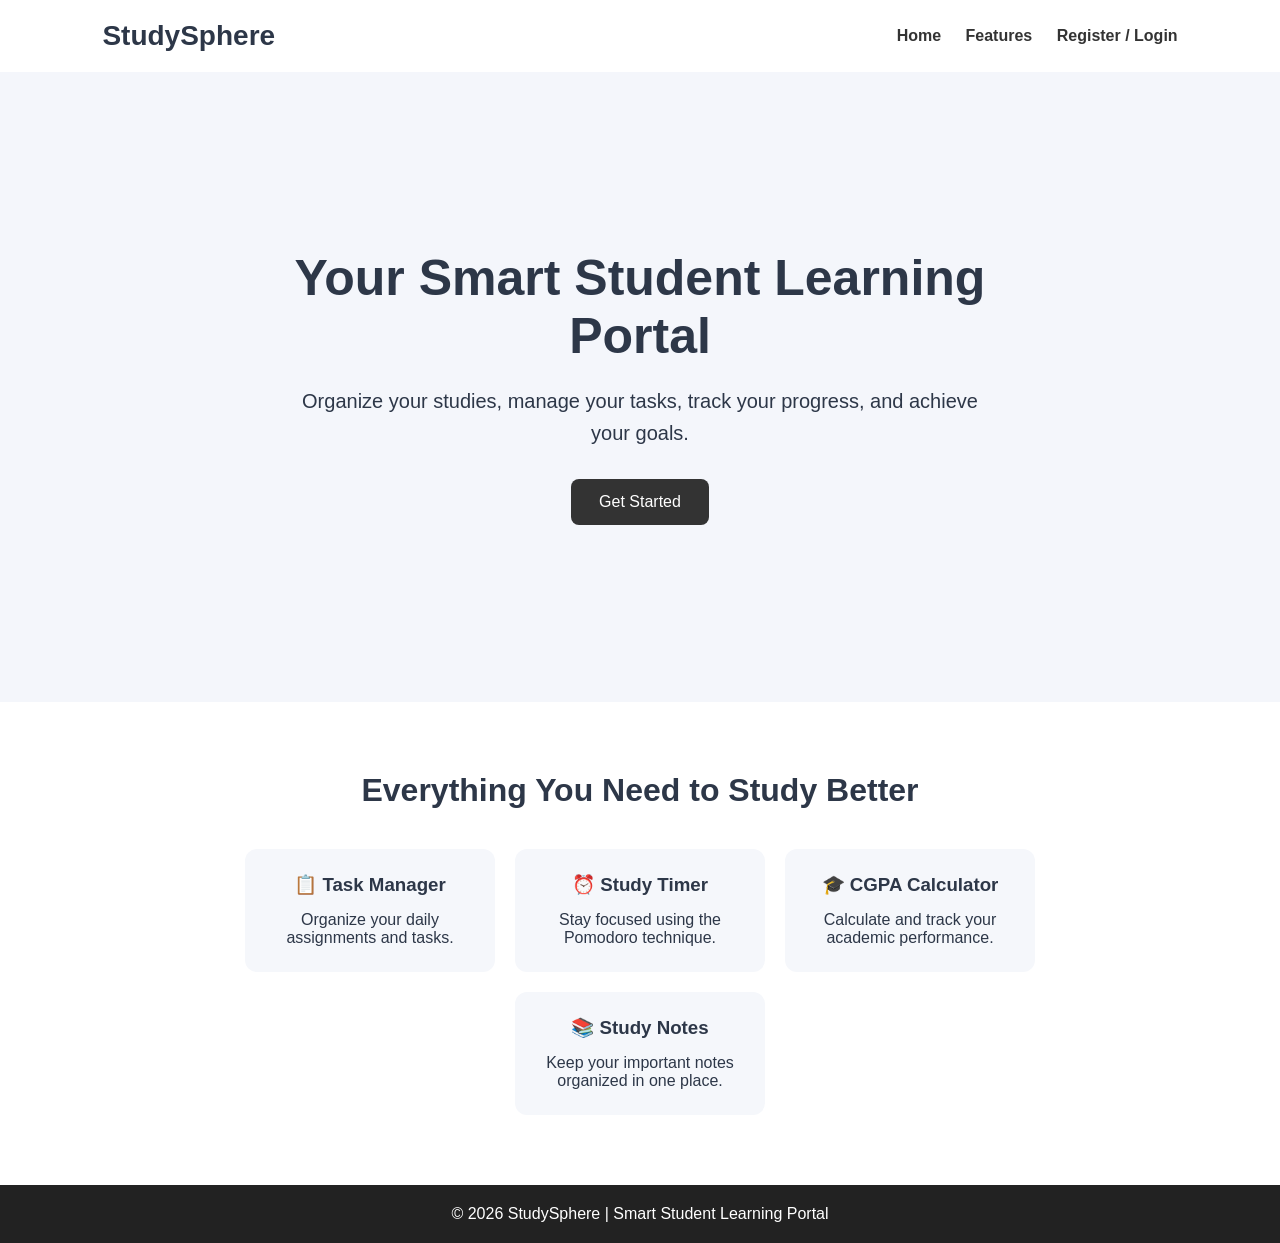
<file: index.html>
<!DOCTYPE html>
<html lang="en">
<head>
    <meta charset="UTF-8">
    <meta name="viewport" content="width=device-width, initial-scale=1.0">

    <title>StudySphere - Smart Student Learning Portal</title>

    <link rel="stylesheet" href="style.css">
</head>

<body>

    <!-- Navigation Bar -->
    <nav class="navbar">
        <div class="logo">StudySphere</div>

        <div class="nav-links">
            <a href="home">Home</a>
            <a href="features">Features</a>
            <a href="register.html">Register / Login</a>
        </div>
    </nav>


    <!-- Hero Section -->
    <section class="hero" id="home">

        <div class="hero-content">

            <h1>Your Smart Student Learning Portal</h1>

            <p>
                Organize your studies, manage your tasks,
                track your progress, and achieve your goals.
            </p>

            <a href="register.html" class="btn">
                Get Started
            </a>

        </div>

    </section>


    <!-- Features Section -->
    <section class="features" id="features">

        <h2>Everything You Need to Study Better</h2>

        <div class="feature-container">

            <div class="feature-card">
                <h3>📋 Task Manager</h3>
                <p>Organize your daily assignments and tasks.</p>
            </div>

            <div class="feature-card">
                <h3>⏰ Study Timer</h3>
                <p>Stay focused using the Pomodoro technique.</p>
            </div>

            <div class="feature-card">
                <h3>🎓 CGPA Calculator</h3>
                <p>Calculate and track your academic performance.</p>
            </div>

            <div class="feature-card">
                <h3>📚 Study Notes</h3>
                <p>Keep your important notes organized in one place.</p>
            </div>

        </div>

    </section>


    <!-- Footer -->
    <footer>

        <p>© 2026 StudySphere | Smart Student Learning Portal</p>

    </footer>


    <script src="script.js"></script>

</body>
</html>
</file>
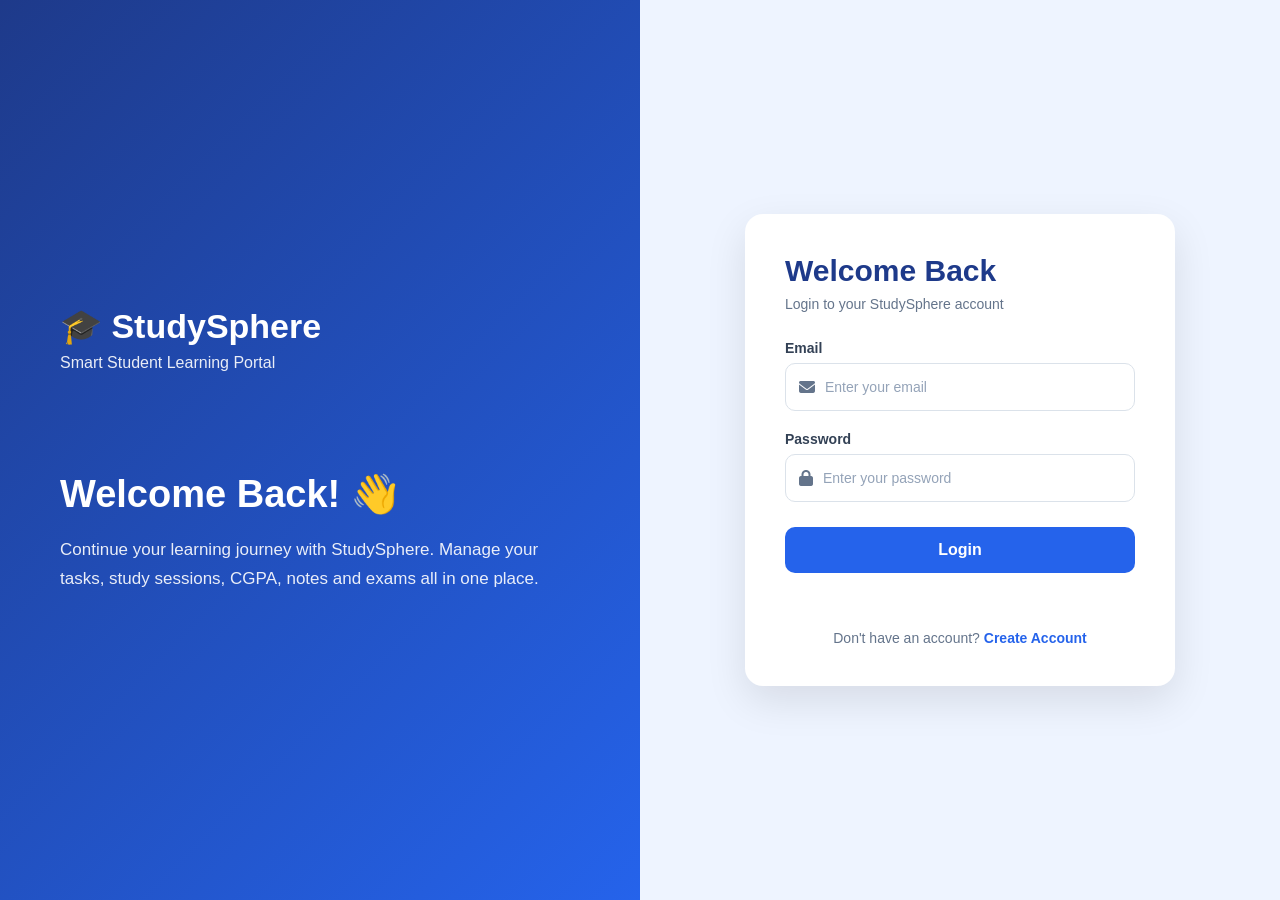
<file: cgpa.html>
<!DOCTYPE html>
<html lang="en">

<head>
    <meta charset="UTF-8">
    <meta name="viewport" content="width=device-width, initial-scale=1.0">

    <title>StudySphere - CGPA Calculator</title>

    <link rel="stylesheet" href="style.css">
</head>

<body>

    <div class="cgpa-page">

        <!-- Sidebar -->
        <aside class="sidebar">

            <h1>🎓 StudySphere</h1>
            <p>Smart Student Learning Portal</p>

            <nav>
                <a href="dashboard.html">🏠 Dashboard</a>
                <a href="todo.html">☑️ To-Do List</a>
                <a href="timer.html">⏱️ Study Timer</a>
                <a href="cgpa.html" class="active">🧮 CGPA Calculator</a>
                <a href="notes.html">📚 Notes</a>
                <a href="exam-planner.html">📅 Exam Planner</a>
                <a href="profile.html">👤 Profile</a>
            </nav>

        </aside>


        <!-- Main Content -->
        <main class="cgpa-content">

            <div class="cgpa-header">
                <h1>🎓 CGPA Calculator</h1>
                <p>Calculate your academic performance easily.</p>
            </div>


            <!-- Calculator Card -->
            <div class="calculator-card">

                <h2>Enter Your Subject Details</h2>


                <div class="subject-row">

                    <input type="text"
                           id="subjectName"
                           placeholder="Subject Name">

                    <input type="number"
                           id="subjectCredits"
                           placeholder="Credits"
                           min="1">

                    <select id="subjectGrade">

                        <option value="">Select Grade</option>

                        <option value="10">O</option>
                        <option value="9">A+</option>
                        <option value="8">A</option>
                        <option value="7">B+</option>
                        <option value="6">B</option>
                        <option value="5">C</option>
                        <option value="0">F</option>

                    </select>

                    <button id="addSubject">Add Subject</button>

                </div>


                <!-- Subject List -->
                <div id="subjectList"></div>


                <div class="cgpa-buttons">

                    <button id="calculateCGPA">
                        Calculate CGPA
                    </button>

                    <button id="resetCGPA">
                        Reset
                    </button>

                </div>


                <!-- Result -->
                <div class="cgpa-result">

                    <h2>Your CGPA</h2>

                    <div id="cgpaResult">
                        0.00
                    </div>

                </div>

            </div>

        </main>

    </div>

    <script src="auth.js"></script>
    <script src="script.js"></script>

</body>

</html>
</file>
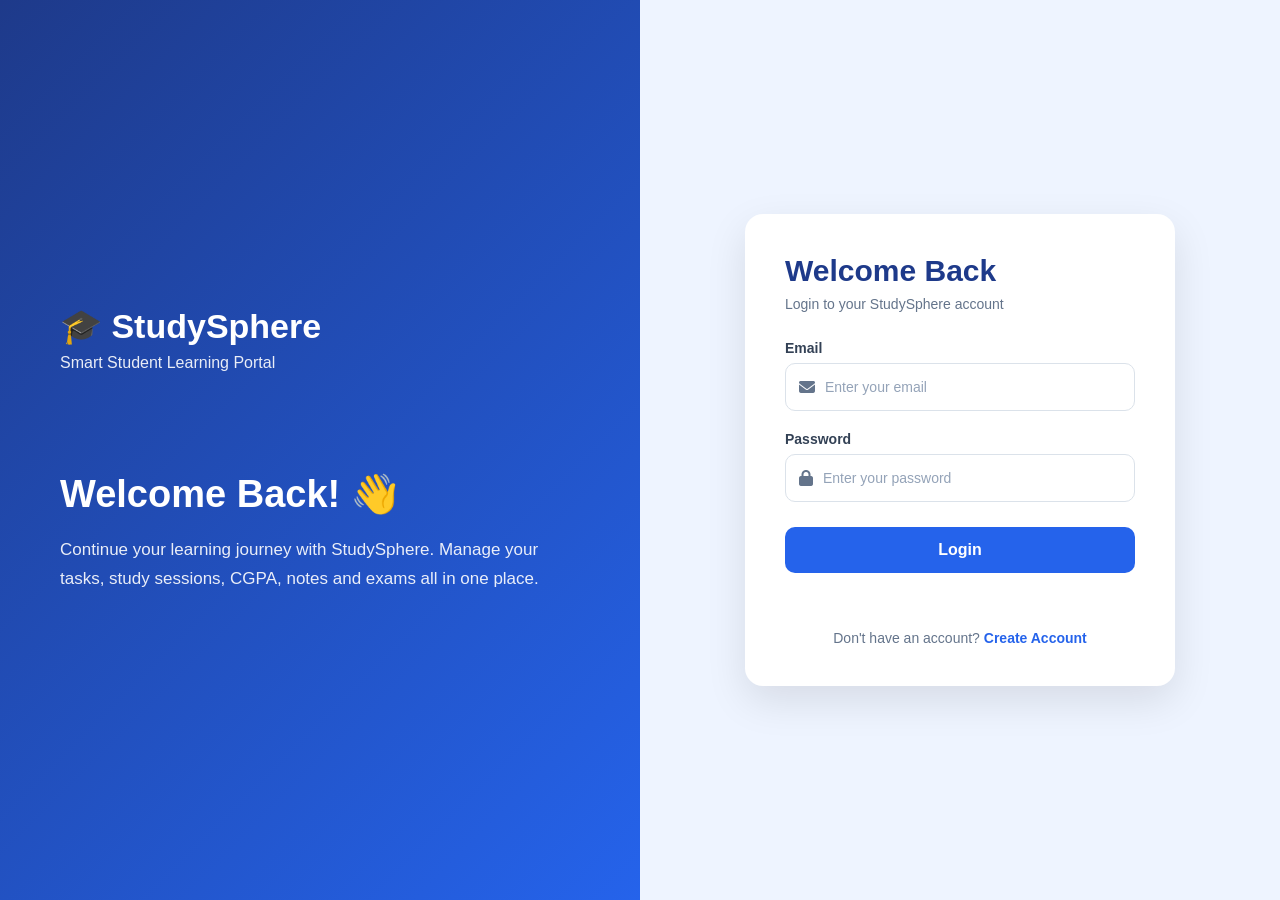
<file: dashboard.html>
<!DOCTYPE html>
<html lang="en">

<head>
    <meta charset="UTF-8">
    <meta name="viewport" content="width=device-width, initial-scale=1.0">

    <title>StudySphere - Dashboard</title>

    <link rel="stylesheet" href="style.css">

    <!-- Font Awesome Icons -->
    <link rel="stylesheet"
        href="https://cdnjs.cloudflare.com/ajax/libs/font-awesome/6.5.1/css/all.min.css">
</head>

<body>

    <div class="dashboard-container">

        <!-- SIDEBAR -->
        <aside class="sidebar">

            <div class="brand">
                <h2>🎓 StudySphere</h2>
                <p>Smart Student Learning Portal</p>
            </div>

            <nav class="menu">

                <a href="dashboard.html" class="active">
                    <i class="fa-solid fa-house"></i>
                    Dashboard
                </a>

                <a href="todo.html">
                    <i class="fa-solid fa-square-check"></i>
                    To-Do List
                </a>

                <a href="timer.html">
                    <i class="fa-solid fa-clock"></i>
                    Study Timer
                </a>

                <a href="cgpa.html">
                    <i class="fa-solid fa-calculator"></i>
                    CGPA Calculator
                </a>

                <a href="notes.html">
                    <i class="fa-solid fa-book-open"></i>
                    Notes
                </a>

                <a href="exam-planner.html">
    <i class="fa-solid fa-calendar"></i>
    Exam Planner
</a>

                <a href="profile.html">
                    <i class="fa-solid fa-user"></i>
                    Profile
                </a>

            </nav>

            <div class="sidebar-bottom">

                <div class="dark-mode">
                    <span>☀️ Dark Mode</span>
                    <button type="button" id="darkModeBtn">
        🌙
    </button>
                </div>
                <button type="button" id="logoutBtn" class="logout-btn">
        <i class="fa-solid fa-right-from-bracket"></i>
        Logout
    </button>


                <p>© 2026 StudySphere</p>

            </div>

        </aside>


        <!-- MAIN CONTENT -->
        <main class="main-content">

            <!-- TOP BAR -->
            <div class="topbar">

                <div class="search-box">
                    <i class="fa-solid fa-magnifying-glass"></i>
                    <input type="text" placeholder="Search...">
                </div>

                <div class="user-section">
                    <i class="fa-regular fa-bell"></i>
                    <span class="user-icon">👤</span>
                    <span>Student</span>
                </div>

            </div>


            <!-- WELCOME SECTION -->
            <section class="welcome">

                <div>
                    <h1>Hello, Student! 👋</h1>
                    <p>Keep going! Your goals are within reach.</p>
                </div>

                <div class="quote">
                    <p>"Small steps every day lead to big results."</p>
                    <span>— StudySphere</span>
                </div>

            </section>


            <!-- FEATURE CARDS -->
            <section class="cards">

                <div class="dashboard-card todo-card">

                    <div class="card-icon">✅</div>

                    <h2>To-Do List</h2>

                    <p>Manage your daily tasks and stay productive.</p>

                    <a href="todo.html" class="dashboard-btn todo-btn">
    View Tasks →
</a>

                </div>


                <div class="dashboard-card timer-card">

                    <div class="card-icon">⏱️</div>

                    <h2>Study Timer</h2>

                    <p>Use the Pomodoro technique to stay focused.</p>

                    <a href="timer.html" class="dashboard-btn timer-btn">
    Start Timer →
</a>

                </div>


                <div class="dashboard-card cgpa-card">

                    <div class="card-icon">🎓</div>

                    <h2>CGPA Calculator</h2>

                    <p>Calculate and track your academic performance.</p>

                    <a href="cgpa.html" class="dashboard-btn cgpa-btn">
                        Calculate →
                    </a>

                </div>


                <div class="dashboard-card streak-card">

                    <div class="card-icon">🔥</div>

                    <h2>Study Streak</h2>

                    <p>Keep your momentum and build good habits.</p>

                    <h3 id="streakDisplay">🔥 0 Days</h3>

                    <span>Start you
                        r streak today!</span>

                </div>

            </section>


            <!-- BOTTOM SECTION -->
            <section class="bottom-section">

                <!-- STUDY PROGRESS -->
                <div class="progress-box">

                    <h2>📊 Study Progress</h2>

                    <p>Your learning journey at a glance</p>

                    <div class="progress-bars">

                        <div class="bar-item">
    <span>Tasks</span>

    <div class="bar">
        <div class="fill tasks-fill" id="tasksProgressFill"></div>
    </div>

    <small id="tasksProgressText">0%</small>
</div>
                        <div class="bar-item">
    <span>Timer</span>

    <div class="bar">
        <div class="fill timer-fill" id="timerProgressFill"></div>
    </div>

    <small id="timerProgressText">0%</small>
</div>

                        <div class="bar-item">
    <span>CGPA</span>

    <div class="bar">
        <div class="fill cgpa-fill" id="cgpaProgressFill"></div>
    </div>

    <small id="cgpaProgressText">0%</small>
</div>

                        <div class="bar-item">
    <span>Notes</span>

    <div class="bar">
        <div class="fill notes-fill" id="notesProgressFill"></div>
    </div>

    <small id="notesProgressText">0%</small>
</div>
                    </div>

                </div>


            


</div>
            </section>

        </main>

    </div>
    <script src="auth.js"></script>
    <script src="streak.js"></script>
    <script src="script.js"></script>
</body>

</html>
</file>
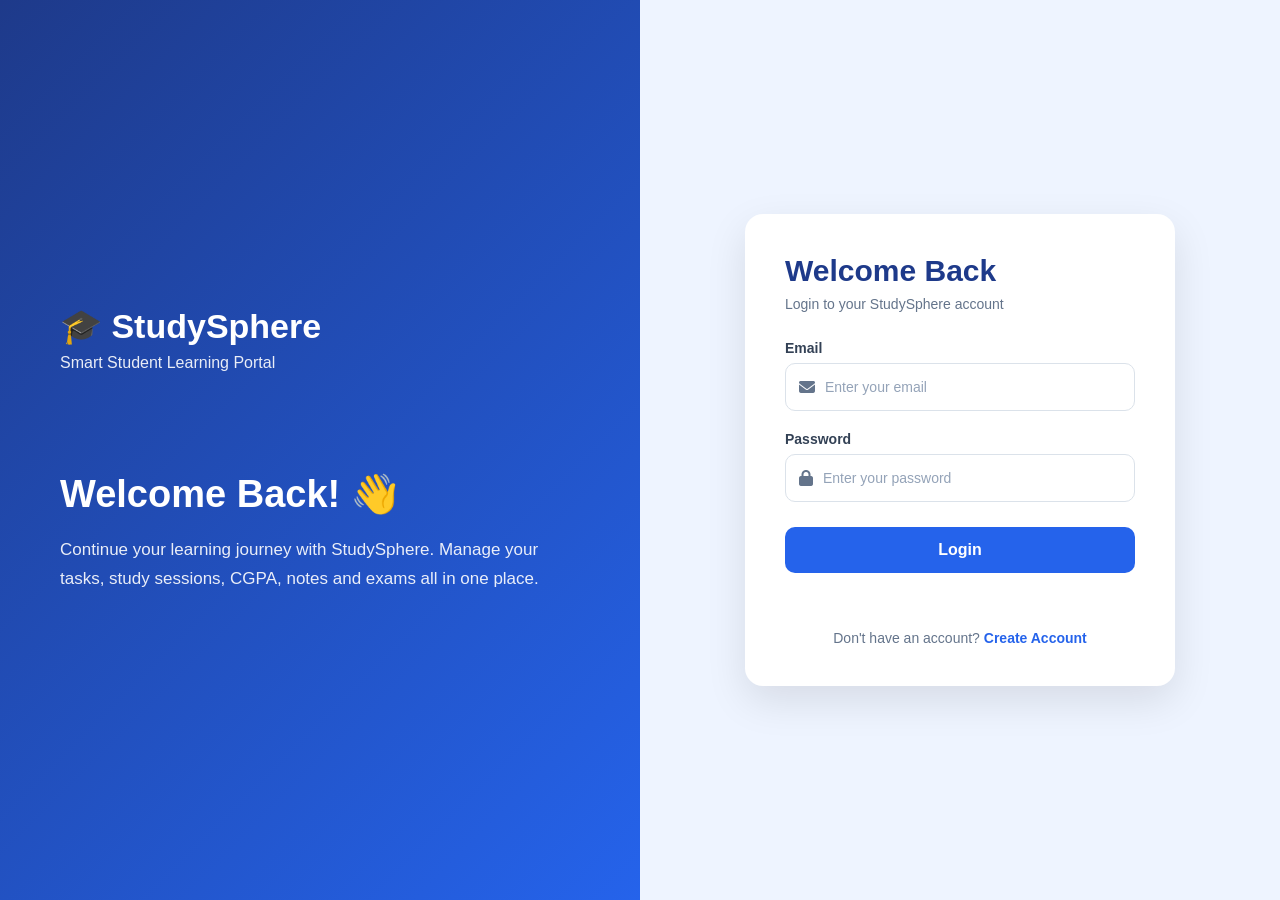
<file: exam-planner.html>
<!DOCTYPE html>
<html lang="en">

<head>

    <meta charset="UTF-8">

    <meta name="viewport"
          content="width=device-width, initial-scale=1.0">

    <title>StudySphere - Exam Planner</title>


    <!-- CSS -->

    <link rel="stylesheet"
          href="exam-planner.css">


    <!-- Font Awesome -->

    <link rel="stylesheet"
          href="https://cdnjs.cloudflare.com/ajax/libs/font-awesome/6.5.1/css/all.min.css">

</head>


<body>


<div class="exam-page">


    <!-- ======================================
         SIDEBAR
    ======================================= -->

    <aside class="sidebar">


        <div class="brand">

            <h2>🎓 StudySphere</h2>

            <p>
                Smart Student Learning Portal
            </p>

        </div>



        <nav class="menu">


            <a href="dashboard.html">

                <i class="fa-solid fa-house"></i>

                Dashboard

            </a>



            <a href="todo.html">

                <i class="fa-solid fa-square-check"></i>

                To-Do List

            </a>



            <a href="timer.html">

                <i class="fa-solid fa-clock"></i>

                Study Timer

            </a>



            <a href="cgpa.html">

                <i class="fa-solid fa-calculator"></i>

                CGPA Calculator

            </a>



            <a href="notes.html">

                <i class="fa-solid fa-book-open"></i>

                Notes

            </a>



            <a href="exam-planner.html"
               class="active">

                <i class="fa-solid fa-calendar"></i>

                Exam Planner

            </a>



            <a href="profile.html">

                <i class="fa-solid fa-user"></i>

                Profile

            </a>


        </nav>



        <!-- SIDEBAR BOTTOM -->

        <div class="sidebar-bottom">


            <div class="dark-mode">

                <span>
                    ☀️ Dark Mode
                </span>


                <button id="darkModeBtn">
                    🌙
                </button>

            </div>


            <p>
                © 2026 StudySphere
            </p>


        </div>


    </aside>



    <!-- ======================================
         MAIN CONTENT
    ======================================= -->

    <main class="exam-content">


        <!-- HEADER -->

        <div class="exam-header">


            <div>

                <h1>
                    📅 Exam Planner
                </h1>


                <p>
                    Plan your exams and stay prepared.
                </p>

            </div>



            <!-- SEARCH -->

            <div class="search-box">

                <i class="fa-solid fa-magnifying-glass"></i>


                <input
                    type="text"
                    id="searchExam"
                    placeholder="Search exams..."
                >

            </div>


        </div>



        <!-- ======================================
             ADD EXAM CARD
        ======================================= -->

        <section class="add-exam-card">


            <h2>
                ➕ Add New Exam
            </h2>



            <div class="exam-form">


                <!-- EXAM NAME -->

                <div class="form-group">

                    <label for="examName">
                        Exam Name
                    </label>


                    <input
                        type="text"
                        id="examName"
                        placeholder="Example: Mid Semester Exam"
                    >

                </div>



                <!-- SUBJECT -->

                <div class="form-group">

                    <label for="examSubject">
                        Subject
                    </label>


                    <input
                        type="text"
                        id="examSubject"
                        placeholder="Enter subject name..."
                    >

                </div>



                <!-- DATE -->

                <div class="form-group">

                    <label for="examDate">
                        Exam Date
                    </label>


                    <input
                        type="date"
                        id="examDate"
                    >

                </div>



                <!-- TIME -->

                <div class="form-group">

                    <label for="examTime">
                        Exam Time
                    </label>


                    <input
                        type="time"
                        id="examTime"
                    >

                </div>



                <!-- VENUE -->

                <div class="form-group full-width">

                    <label for="examVenue">
                        Exam Venue
                    </label>


                    <input
                        type="text"
                        id="examVenue"
                        placeholder="Example: Block A - Room 204"
                    >

                </div>



                <!-- BUTTON -->

                <div class="form-actions">


                    <button id="addExam">

                        <i class="fa-solid fa-plus"></i>

                        Add Exam

                    </button>


                </div>


            </div>


        </section>



        <!-- ======================================
             EXAM STATISTICS
        ======================================= -->

        <section class="exam-stats">


            <div class="stat-card">

                <div class="stat-icon">
                    📚
                </div>

                <div>

                    <span>
                        Total Exams
                    </span>

                    <strong id="totalExams">
                        0
                    </strong>

                </div>

            </div>



            <div class="stat-card">

                <div class="stat-icon">
                    ⏳
                </div>

                <div>

                    <span>
                        Upcoming
                    </span>

                    <strong id="upcomingExams">
                        0
                    </strong>

                </div>

            </div>



            <div class="stat-card">

                <div class="stat-icon">
                    ✅
                </div>

                <div>

                    <span>
                        Completed
                    </span>

                    <strong id="completedExams">
                        0
                    </strong>

                </div>

            </div>


        </section>



        <!-- ======================================
             EXAM LIST
        ======================================= -->

        <section class="exam-list-section">


            <div class="section-header">


                <div>

                    <h2>
                        📋 My Exams
                    </h2>


                    <p>
                        Your examination schedule
                    </p>

                </div>


                <button id="clearCompleted">

                    Clear Completed

                </button>


            </div>



            <!-- EXAMS -->

            <div
                id="examList"
                class="exam-list"
            >


                <!-- EMPTY MESSAGE -->

                <div class="empty-exams">


                    <div class="empty-icon">
                        📅
                    </div>


                    <h3>
                        No Exams Added
                    </h3>


                    <p>
                        Add your first exam to start planning.
                    </p>


                </div>


            </div>


        </section>


    </main>


</div>



<!-- JavaScript -->
<script src="auth.js"></script>
<script src="exam-planner.js"></script>


</body>

</html>
</file>
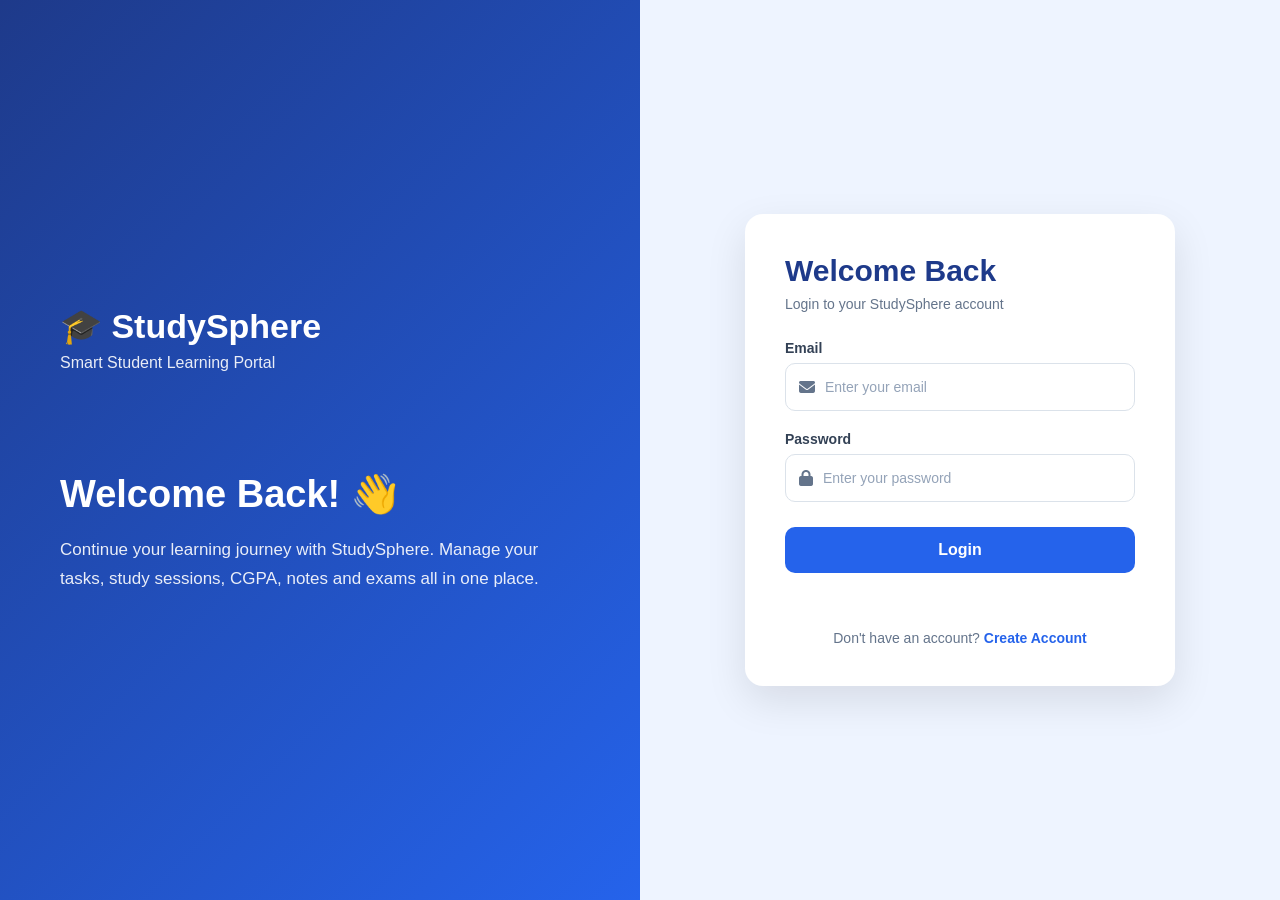
<file: login.html>
<!DOCTYPE html>
<html lang="en">

<head>
    <meta charset="UTF-8">
    <meta name="viewport" content="width=device-width, initial-scale=1.0">

    <title>StudySphere - Login</title>

    <link rel="stylesheet" href="login.css">

    <!-- Font Awesome -->
    <link rel="stylesheet"
        href="https://cdnjs.cloudflare.com/ajax/libs/font-awesome/6.5.1/css/all.min.css">
</head>

<body>

    <div class="login-container">

        <!-- LEFT SIDE -->
        <div class="login-left">

            <div class="brand">
                <h1>🎓 StudySphere</h1>
                <p>Smart Student Learning Portal</p>
            </div>

            <div class="welcome-text">

                <h2>Welcome Back! 👋</h2>

                <p>
                    Continue your learning journey with StudySphere.
                    Manage your tasks, study sessions, CGPA, notes
                    and exams all in one place.
                </p>

            </div>

        </div>


        <!-- RIGHT SIDE -->
        <div class="login-right">

            <div class="login-box">

                <h2>Welcome Back</h2>

                <p class="subtitle">
                    Login to your StudySphere account
                </p>


                <!-- EMAIL -->
                <div class="input-group">

                    <label for="loginEmail">
                        Email
                    </label>

                    <div class="input-box">

                        <i class="fa-solid fa-envelope"></i>

                        <input
                            type="email"
                            id="loginEmail"
                            placeholder="Enter your email"
                        >

                    </div>

                </div>


                <!-- PASSWORD -->
                <div class="input-group">

                    <label for="loginPassword">
                        Password
                    </label>

                    <div class="input-box">

                        <i class="fa-solid fa-lock"></i>

                        <input
                            type="password"
                            id="loginPassword"
                            placeholder="Enter your password"
                        >

                    </div>

                </div>


                <!-- LOGIN BUTTON -->
                <button
                    type="button"
                    id="loginBtn"
                    class="login-btn"
                >
                    Login
                </button>


                <!-- MESSAGE -->
                <p id="loginMessage"></p>


                <!-- REGISTER LINK -->
                <p class="register-link">

                    Don't have an account?

                    <a href="register.html">
                        Create Account
                    </a>

                </p>

            </div>

        </div>

    </div>


    <script src="login.js"></script>

</body>

</html>
</file>
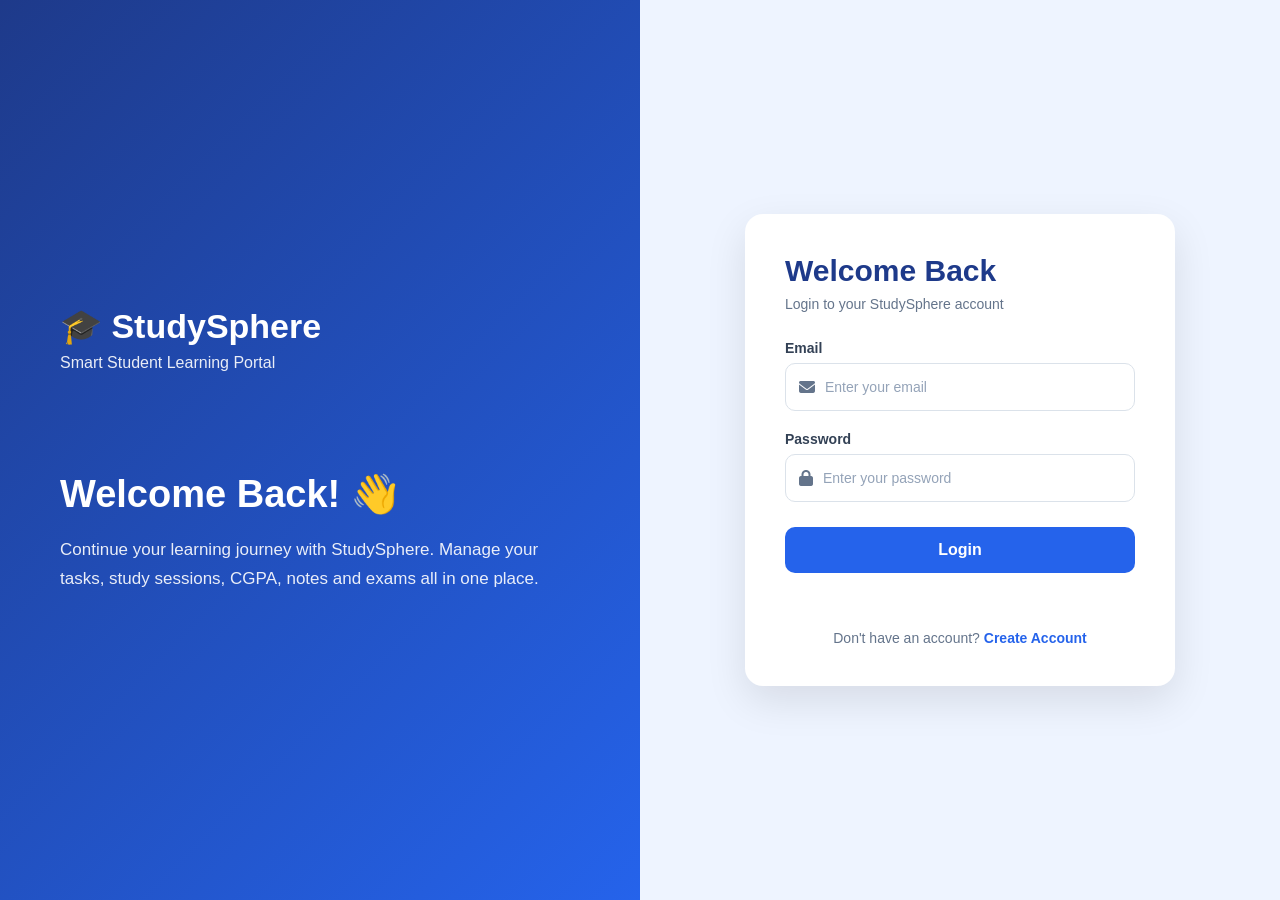
<file: notes.html>
<!DOCTYPE html>
<html lang="en">

<head>
    <meta charset="UTF-8">
    <meta name="viewport" content="width=device-width, initial-scale=1.0">

    <title>StudySphere - Notes</title>

    <link rel="stylesheet" href="notes.css">

    <!-- Font Awesome Icons -->
    <link rel="stylesheet"
        href="https://cdnjs.cloudflare.com/ajax/libs/font-awesome/6.5.1/css/all.min.css">

</head>

<body>

    <div class="notes-page">

        <!-- SIDEBAR -->
        <aside class="sidebar">

            <div class="brand">

                <h2>🎓 StudySphere</h2>

                <p>
                    Smart Student Learning Portal
                </p>

            </div>


            <nav class="menu">

                <a href="dashboard.html">

                    <i class="fa-solid fa-house"></i>

                    Dashboard

                </a>


                <a href="todo.html">

                    <i class="fa-solid fa-square-check"></i>

                    To-Do List

                </a>


                <a href="timer.html">

                    <i class="fa-solid fa-clock"></i>

                    Study Timer

                </a>


                <a href="cgpa.html">

                    <i class="fa-solid fa-calculator"></i>

                    CGPA Calculator

                </a>


                <a href="notes.html" class="active">

                    <i class="fa-solid fa-book-open"></i>

                    Notes

                </a>


                <a href="exam-planner.html">
    <i class="fa-solid fa-calendar-days"></i>
    Exam Planner
</a>


                <a href="profile.html">
    <i class="fa-solid fa-user"></i>
    Profile
</a>
            </nav>


            <!-- SIDEBAR BOTTOM -->
            <div class="sidebar-bottom">

                <div class="dark-mode">

                    <span>☀️ Dark Mode</span>

                    <button id="darkModeBtn">
                        🌙
                    </button>

                </div>


                <p>
                    © 2026 StudySphere
                </p>

            </div>

        </aside>


        <!-- MAIN CONTENT -->
        <main class="notes-content">


            <!-- TOP HEADER -->
            <div class="notes-header">

                <div>

                    <h1>
                        📚 My Notes
                    </h1>

                    <p>
                        Create, organize and manage your study notes.
                    </p>

                </div>


                <div class="search-box">

                    <i class="fa-solid fa-magnifying-glass"></i>

                    <input
                        type="text"
                        id="searchNotes"
                        placeholder="Search notes..."
                    >

                </div>

            </div>


            <!-- ADD NOTE SECTION -->
            <section class="add-note-card">

                <h2>
                    ✏️ Create New Note
                </h2>


                <div class="note-form">


                    <!-- NOTE TITLE -->
                    <div class="form-group">

                        <label for="noteTitle">
                            Note Title
                        </label>

                        <input
                            type="text"
                            id="noteTitle"
                            placeholder="Enter note title..."
                        >

                    </div>

<div class="form-group">

    <label for="noteSubject">
        Subject
    </label>

    <input
        type="text"
        id="noteSubject"
        placeholder="Enter subject name..."
    >

</div>



                    <!-- NOTE CONTENT -->
                    <div class="form-group full-width">

                        <label for="noteContent">
                            Note Content
                        </label>

                        <textarea
                            id="noteContent"
                            rows="6"
                            placeholder="Write your notes here..."
                        ></textarea>

                    </div>


                    <!-- BUTTON -->
                    <div class="form-actions">

                        <button id="addNote">

                            <i class="fa-solid fa-plus"></i>

                            Add Note

                        </button>

                    </div>

                </div>

            </section>


            <!-- NOTES SECTION -->
            <section class="notes-section">


                <div class="section-header">

                    <div>

                        <h2>
                            📝 Saved Notes
                        </h2>

                        <p>
                            Your study notes
                        </p>

                    </div>


                    <div class="note-count">

                        <span id="noteCount">
                            0
                        </span>

                        Notes

                    </div>

                </div>


                <!-- NOTE CARDS -->
                <div id="notesContainer" class="notes-container">

                    <!-- Notes will appear here using JavaScript -->

                    <div class="empty-notes">

                        <div class="empty-icon">
                            📖
                        </div>

                        <h3>
                            No Notes Yet
                        </h3>

                        <p>
                            Create your first study note to get started.
                        </p>

                    </div>

                </div>

            </section>


        </main>

    </div>


    <!-- JavaScript -->
     <script src="auth.js"></script>
    <script src="notes.js"></script>

</body>

</html>
</file>
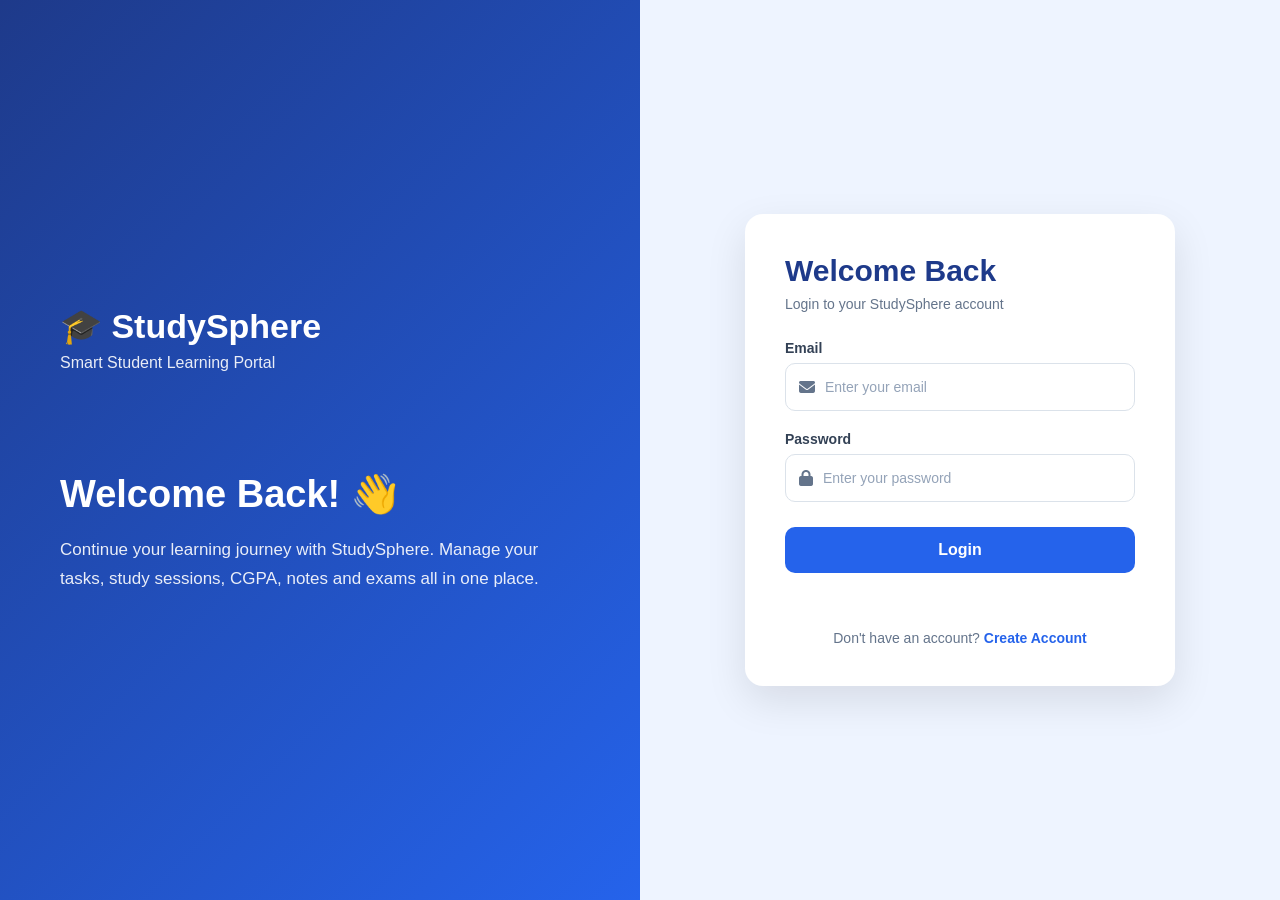
<file: profile.html>
<!DOCTYPE html>
<html lang="en">
<head>
    <meta charset="UTF-8">
    <meta name="viewport" content="width=device-width, initial-scale=1.0">

    <title>Profile - StudySphere</title>

    <link rel="stylesheet" href="profile.css">

    <!-- Font Awesome -->
    <link
        rel="stylesheet"
        href="https://cdnjs.cloudflare.com/ajax/libs/font-awesome/6.5.1/css/all.min.css"
    >
</head>

<body>

    <!-- SIDEBAR -->
    <aside class="sidebar">

        <div class="brand">
            <i class="fa-solid fa-graduation-cap"></i>
            <span>StudySphere</span>
        </div>

        <nav class="menu">

            <a href="dashboard.html">
                <i class="fa-solid fa-house"></i>
                Dashboard
            </a>

            <a href="todo.html">
                <i class="fa-solid fa-square-check"></i>
                To-Do List
            </a>

            <a href="timer.html">
                <i class="fa-solid fa-clock"></i>
                Study Timer
            </a>

            <a href="cgpa.html">
                <i class="fa-solid fa-calculator"></i>
                CGPA Calculator
            </a>

            <a href="notes.html">
                <i class="fa-solid fa-book"></i>
                Notes
            </a>

            <a href="exam-planner.html">
                <i class="fa-solid fa-calendar-days"></i>
                Exam Planner
            </a>

            <a href="profile.html" class="active">
                <i class="fa-solid fa-user"></i>
                Profile
            </a>

        </nav>

    </aside>


    <!-- MAIN CONTENT -->
    <main class="profile-content">

        <!-- HEADER -->
        <header class="profile-header">

            <div>
                <h1>👤 My Profile</h1>
                <p>Manage your personal and academic information</p>
            </div>

        </header>


        <!-- PROFILE CARD -->
        <section class="profile-card">

            <!-- PROFILE TOP -->
            <div class="profile-top">

                <div class="profile-avatar">
                    <i class="fa-solid fa-user"></i>
                </div>

                <div class="profile-intro">
                    <h2 id="displayName">Your Name</h2>
                    <p id="displayCourse">B.Tech Student</p>
                </div>

            </div>


            <!-- PERSONAL INFORMATION -->
            <div class="section-title">
                <h2>Personal Information</h2>
            </div>

            <div class="form-grid">

                <div class="form-group">

                    <label for="studentName">
                        Full Name
                    </label>

                    <input
                        type="text"
                        id="studentName"
                        placeholder="Enter your full name"
                    >

                </div>


                <div class="form-group">

                    <label for="studentEmail">
                        Email
                    </label>

                    <input
                        type="email"
                        id="studentEmail"
                        placeholder="Enter your email"
                    >

                </div>


                <div class="form-group">

                    <label for="studentPhone">
                        Phone Number
                    </label>

                    <input
                        type="tel"
                        id="studentPhone"
                        placeholder="Enter your phone number"
                    >

                </div>


                <div class="form-group">

                    <label for="studentRoll">
                        Roll Number
                    </label>

                    <input
                        type="text"
                        id="studentRoll"
                        placeholder="Enter your roll number"
                    >

                </div>

            </div>


            <!-- ACADEMIC INFORMATION -->
            <div class="section-title academic-title">
                <h2>Academic Information</h2>
            </div>

            <div class="form-grid">

                <div class="form-group">

                    <label for="studentCourse">
                        Course
                    </label>

                    <input
                        type="text"
                        id="studentCourse"
                        placeholder="e.g. B.Tech"
                    >

                </div>


                <div class="form-group">

                    <label for="studentBranch">
                        Branch
                    </label>

                    <input
                        type="text"
                        id="studentBranch"
                        placeholder="e.g. Computer Science"
                    >

                </div>


                <div class="form-group">

                    <label for="studentYear">
                        Year
                    </label>

                    <input
                        type="text"
                        id="studentYear"
                        placeholder="e.g. 2nd Year"
                    >

                </div>


                <div class="form-group">

                    <label for="studentSemester">
                        Semester
                    </label>

                    <input
                        type="text"
                        id="studentSemester"
                        placeholder="e.g. Semester 4"
                    >

                </div>


                <div class="form-group full-width">

                    <label for="studentCollege">
                        College / University
                    </label>

                    <input
                        type="text"
                        id="studentCollege"
                        placeholder="Enter your college or university"
                    >

                </div>

            </div>


            <!-- BUTTONS -->
            <div class="profile-actions">

                <button id="saveProfile" class="save-btn">
                    <i class="fa-solid fa-floppy-disk"></i>
                    Save Changes
                </button>

                <button id="resetProfile" class="reset-btn">
                    <i class="fa-solid fa-rotate-left"></i>
                    Reset
                </button>

            </div>

        </section>

    </main>

    <script src="auth.js"></script>
    <script src="profile.js"></script>

</body>
</html>
</file>
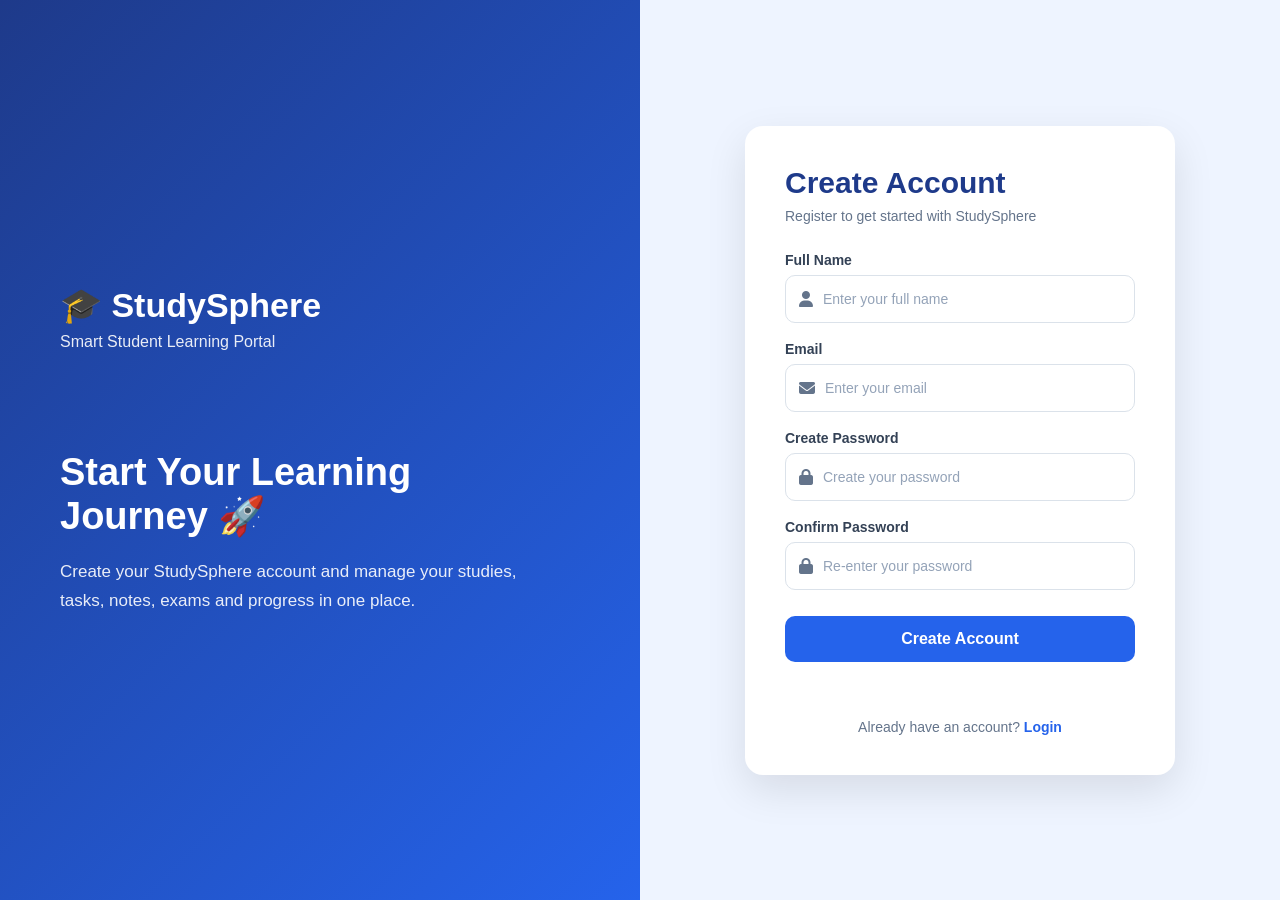
<file: register.html>
<!DOCTYPE html>
<html lang="en">

<head>
    <meta charset="UTF-8">
    <meta name="viewport" content="width=device-width, initial-scale=1.0">

    <title>StudySphere - Register</title>

    <link rel="stylesheet" href="register.css">

    <!-- Font Awesome -->
    <link rel="stylesheet"
        href="https://cdnjs.cloudflare.com/ajax/libs/font-awesome/6.5.1/css/all.min.css">
</head>

<body>

    <div class="register-container">

        <!-- LEFT SIDE -->
        <div class="register-left">

            <div class="brand">
                <h1>🎓 StudySphere</h1>
                <p>Smart Student Learning Portal</p>
            </div>

            <div class="welcome-text">

                <h2>Start Your Learning Journey 🚀</h2>

                <p>
                    Create your StudySphere account and manage
                    your studies, tasks, notes, exams and progress
                    in one place.
                </p>

            </div>

        </div>


        <!-- RIGHT SIDE -->
        <div class="register-right">

            <div class="register-box">

                <h2>Create Account</h2>

                <p class="subtitle">
                    Register to get started with StudySphere
                </p>


                <!-- NAME -->
                <div class="input-group">

                    <label for="registerName">
                        Full Name
                    </label>

                    <div class="input-box">

                        <i class="fa-solid fa-user"></i>

                        <input
                            type="text"
                            id="registerName"
                            placeholder="Enter your full name"
                            required
                        >

                    </div>

                </div>


                <!-- EMAIL -->
                <div class="input-group">

                    <label for="registerEmail">
                        Email
                    </label>

                    <div class="input-box">

                        <i class="fa-solid fa-envelope"></i>

                        <input
                            type="email"
                            id="registerEmail"
                            placeholder="Enter your email"
                            required
                        >

                    </div>

                </div>


                <!-- CREATE PASSWORD -->
                <div class="input-group">

                    <label for="registerPassword">
                        Create Password
                    </label>

                    <div class="input-box">

                        <i class="fa-solid fa-lock"></i>

                        <input
                            type="password"
                            id="registerPassword"
                            placeholder="Create your password"
                            required
                        >

                    </div>

                </div>


                <!-- CONFIRM PASSWORD -->
                <div class="input-group">

                    <label for="confirmPassword">
                        Confirm Password
                    </label>

                    <div class="input-box">

                        <i class="fa-solid fa-lock"></i>

                        <input
                            type="password"
                            id="confirmPassword"
                            placeholder="Re-enter your password"
                            required
                        >

                    </div>

                </div>


                <!-- PASSWORD MESSAGE -->
                <p id="passwordMessage"></p>


                <!-- REGISTER BUTTON -->
                <button
                    type="button"
                    id="registerBtn"
                    class="register-btn"
                >
                    Create Account
                </button>


                <!-- MESSAGE -->
                <p id="registerMessage"></p>


                <!-- LOGIN LINK -->
                <p class="login-link">

                    Already have an account?

                    <a href="login.html">
                        Login
                    </a>

                </p>

            </div>

        </div>

    </div>


    <script src="register.js"></script>

</body>

</html>
</file>
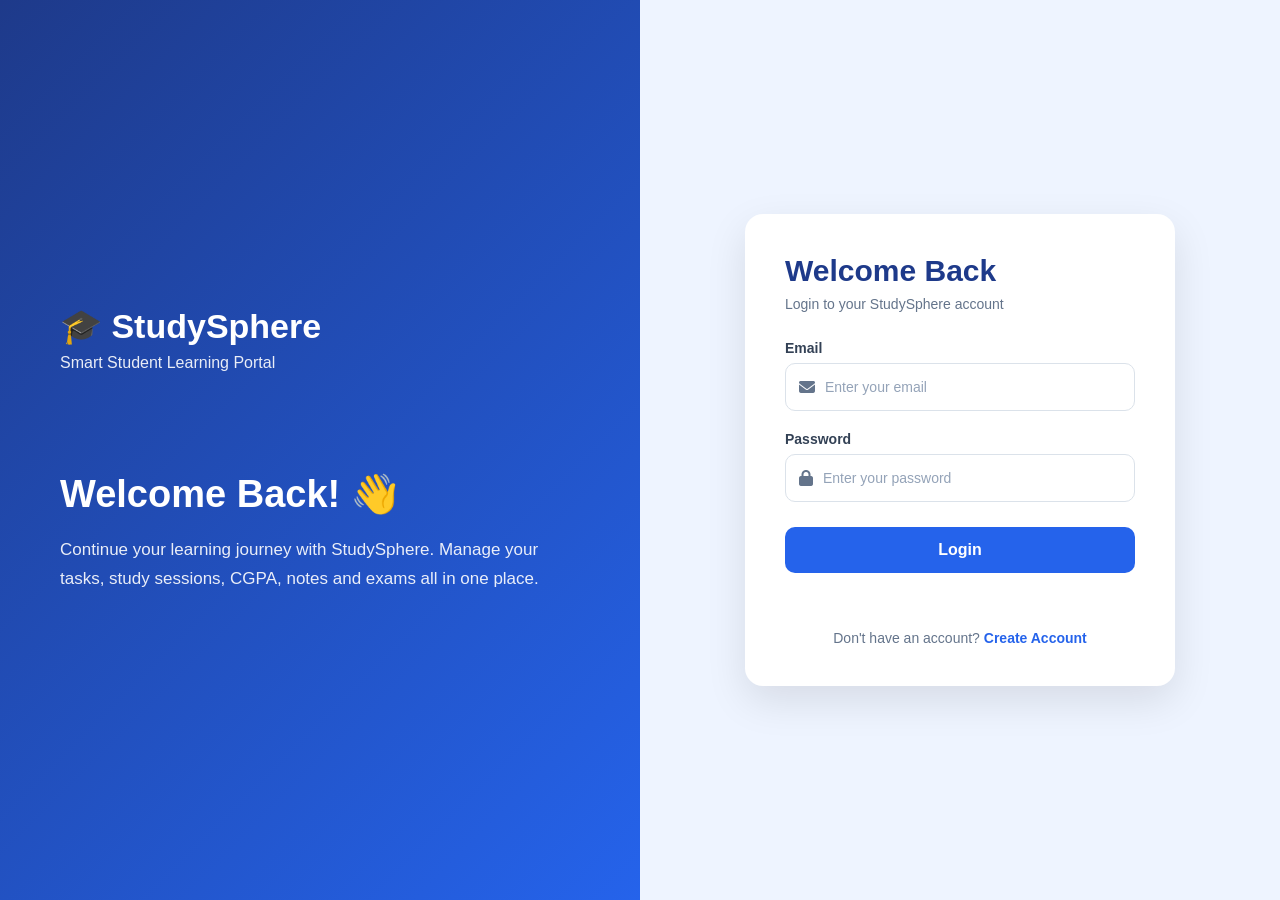
<file: timer.html>
<!DOCTYPE html>
<html lang="en">
<head>
    <meta charset="UTF-8">
    <meta name="viewport" content="width=device-width, initial-scale=1.0">

    <title>StudySphere - Study Timer</title>

    <link rel="stylesheet" href="style.css">
</head>

<body>

    <div class="timer-page">

        <h1>⏱️ Study Timer</h1>
        <p>Stay focused and achieve your goals!</p>

        <div class="timer-container">

            <h2 id="timerDisplay">25:00</h2>

            <p id="timerStatus">Ready to focus? 🚀</p>

            <div class="timer-buttons">

                <button id="startTimer">▶ Start</button>

                <button id="pauseTimer">⏸ Pause</button>

                <button id="resetTimer">🔄 Reset</button>

            </div>

            <div class="session-info">

                🍅 Pomodoro Sessions:
                <span id="sessionCount">0</span>

            </div>

        </div>

        <a href="dashboard.html" class="back-dashboard">
            ← Back to Dashboard
        </a>

    </div>
    <script src="auth.js"></script>
    <script src="streak.js"></script>
    <script src="script.js"></script>

</body>
</html>
</file>
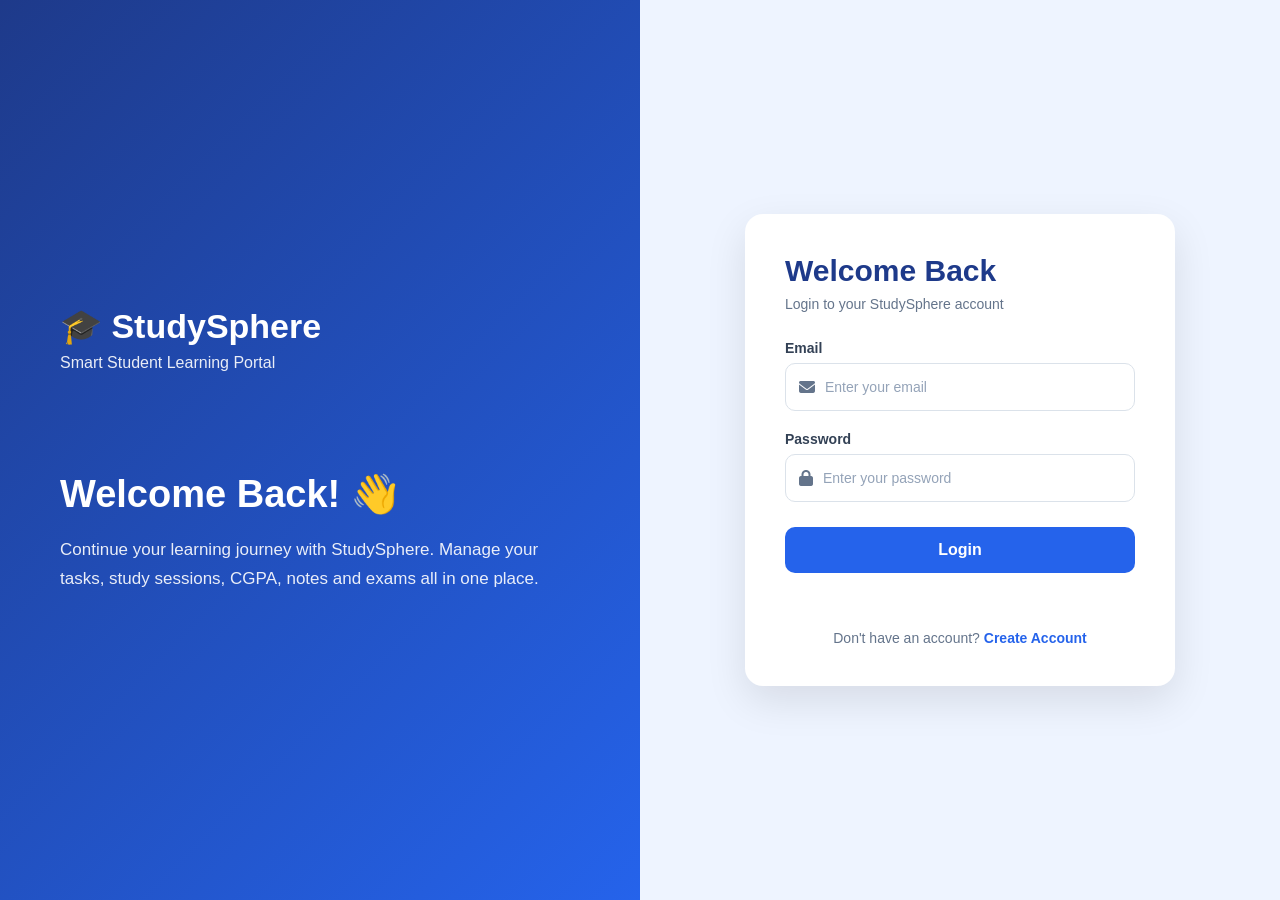
<file: todo.html>
<!DOCTYPE html>
<html lang="en">

<head>
    <meta charset="UTF-8">
    <meta name="viewport" content="width=device-width, initial-scale=1.0">

    <title>StudySphere - To-Do List</title>

    <link rel="stylesheet" href="todo.css">
</head>

<body>

    <div class="todo-page">

        <!-- SIDEBAR -->
        <aside class="sidebar">

            <h1>🎓 StudySphere</h1>

            <p>Smart Student Learning Portal</p>

            <nav>

                <a href="dashboard.html">
                    🏠 Dashboard
                </a>

                <a href="todo.html" class="active">
                    ☑️ To-Do List
                </a>

                <a href="timer.html">
                    ⏱️ Study Timer
                </a>

                <a href="cgpa.html">
                    🧮 CGPA Calculator
                </a>

                <a href="notes.html">
                    📚 Notes
                </a>

                <a href="exam-planner.html">
                    📅 Exam Planner
                </a>

                <a href="profile.html">
                    👤 Profile
                </a>

            </nav>

        </aside>


        <!-- MAIN CONTENT -->
        <main class="todo-content">

            <!-- HEADER -->
            <div class="todo-header">

                <h1>☑️ To-Do List</h1>

                <p>
                    Organize your academic tasks and stay productive.
                </p>

            </div>


            <!-- ADD TASK CARD -->
            <div class="task-card">

                <h2>Add New Task</h2>

                <div class="task-input-row">

                    <input
                        type="text"
                        id="taskInput"
                        placeholder="Enter your task..."
                    >

                    <input
                        type="date"
                        id="taskDate"
                    >

                    <select id="taskPriority">

                        <option value="">
                            Priority
                        </option>

                        <option value="High">
                            🔴 High
                        </option>

                        <option value="Medium">
                            🟡 Medium
                        </option>

                        <option value="Low">
                            🟢 Low
                        </option>

                    </select>

                    <button id="addTask">
                        ➕ Add Task
                    </button>

                </div>

            </div>


            <!-- TASK STATISTICS -->
            <div class="task-stats">

                <div class="stat-card">

                    <h3>Total Tasks</h3>

                    <span id="totalTasks">
                        0
                    </span>

                </div>


                <div class="stat-card">

                    <h3>Completed</h3>

                    <span id="completedTasks">
                        0
                    </span>

                </div>


                <div class="stat-card">

                    <h3>Pending</h3>

                    <span id="pendingTasks">
                        0
                    </span>

                </div>

            </div>


            <!-- TASK LIST -->
            <div class="task-list-card">

                <div class="task-list-header">

                    <h2>My Tasks</h2>

                    <button id="clearCompleted">
                        Clear Completed
                    </button>

                </div>


                <div id="taskList">

                    <!-- Tasks will appear here using JavaScript -->

                    <div class="empty-task">

                        <div class="empty-icon">
                            📝
                        </div>

                        <h3>No Tasks Yet</h3>

                        <p>
                            Add your first task to get started.
                        </p>

                    </div>

                </div>

            </div>

        </main>

    </div>


    <!-- JavaScript -->
     <script src="auth.js"></script>
    <script src="streak.js"></script>
    <script src="todo.js"></script>

</body>

</html>
</file>
<file: style.css>
* {
    margin: 0;
    padding: 0;
    box-sizing: border-box;
}

body {
    font-family: Arial, sans-serif;
    background-color: #f5f7fb;
    color: #222;
}

/* Navigation */

.navbar {
    display: flex;
    justify-content: space-between;
    align-items: center;
    padding: 20px 8%;
    background-color: white;
}

.logo {
    font-size: 28px;
    font-weight: bold;
}

.nav-links a {
    text-decoration: none;
    margin-left: 20px;
    color: #333;
    font-weight: bold;
}

/* Hero Section */

.hero {
    min-height: 70vh;
    display: flex;
    justify-content: center;
    align-items: center;
    text-align: center;
    padding: 40px;
}

.hero-content {
    max-width: 700px;
}

.hero h1 {
    font-size: 50px;
    margin-bottom: 20px;
}

.hero p {
    font-size: 20px;
    margin-bottom: 30px;
    line-height: 1.6;
}

.btn {
    display: inline-block;
    padding: 14px 28px;
    background-color: #333;
    color: white;
    text-decoration: none;
    border-radius: 8px;
}

/* Features */

.features {
    padding: 70px 10%;
    text-align: center;
    background-color: white;
}

.features h2 {
    font-size: 32px;
    margin-bottom: 40px;
}

.feature-container {
    display: flex;
    justify-content: center;
    gap: 20px;
    flex-wrap: wrap;
}

.feature-card {
    width: 250px;
    padding: 25px;
    background-color: #f5f7fb;
    border-radius: 12px;
}

.feature-card h3 {
    margin-bottom: 15px;
}

/* Footer */

footer {
    text-align: center;
    padding: 20px;
    background-color: #222;
    color: white;
}

/* =========================
   STUDYSPHERE DASHBOARD
========================= */

.dashboard-container {
    display: flex;
    min-height: 100vh;
    background: #f4f6fb;
}

/* SIDEBAR */

.sidebar {
    width: 260px;
    min-height: 100vh;
    background: #17233a;
    color: white;
    padding: 25px 15px;
    display: flex;
    flex-direction: column;
    position: fixed;
    left: 0;
    top: 0;
}

.brand {
    text-align: center;
    margin-bottom: 40px;
}

.brand h2 {
    font-size: 26px;
    margin-bottom: 10px;
}

.brand p {
    font-size: 13px;
    color: #b8c1d1;
}

/* MENU */

.menu {
    display: flex;
    flex-direction: column;
    gap: 8px;
}

.menu a {
    color: #c8d0dd;
    text-decoration: none;
    padding: 14px 16px;
    border-radius: 10px;
    font-size: 16px;
    transition: 0.3s;
}

.menu a i {
    margin-right: 12px;
}

.menu a:hover,
.menu .active {
    background: #2d4d7a;
    color: white;
}

/* SIDEBAR BOTTOM */

.sidebar-bottom {
    margin-top: auto;
}

.dark-mode {
    display: flex;
    justify-content: space-between;
    align-items: center;
    padding: 15px 10px;
}

#darkModeBtn {
    border: none;
    padding: 8px;
    border-radius: 50%;
    cursor: pointer;
}

.sidebar-bottom p {
    text-align: center;
    font-size: 13px;
    color: #aab3c2;
    margin-top: 20px;
}


/* MAIN CONTENT */

.main-content {
    margin-left: 260px;
    width: calc(100% - 260px);
    padding: 25px;
}


/* TOPBAR */

.topbar {
    display: flex;
    justify-content: space-between;
    align-items: center;
    margin-bottom: 25px;
}

.search-box {
    background: white;
    padding: 12px 18px;
    border-radius: 25px;
    width: 350px;
}

.search-box i {
    margin-right: 10px;
    color: #666;
}

.search-box input {
    border: none;
    outline: none;
    font-size: 15px;
    width: 80%;
}

.user-section {
    display: flex;
    align-items: center;
    gap: 15px;
}

.user-section i {
    font-size: 20px;
}

.user-icon {
    font-size: 25px;
}


/* WELCOME SECTION */

.welcome {
    background: linear-gradient(135deg, #dcecff, #e9e3ff);
    border-radius: 18px;
    padding: 30px;
    display: flex;
    justify-content: space-between;
    align-items: center;
    margin-bottom: 25px;
}

.welcome h1 {
    font-size: 34px;
    margin-bottom: 10px;
}

.welcome p {
    font-size: 17px;
}

.quote {
    max-width: 300px;
    text-align: center;
    font-style: italic;
}

.quote span {
    font-size: 14px;
    display: block;
    margin-top: 10px;
}


/* DASHBOARD CARDS */

.cards {
    display: grid;
    grid-template-columns: repeat(4, 1fr);
    gap: 20px;
    margin-bottom: 25px;
}

.dashboard-card {
    padding: 25px;
    border-radius: 18px;
    min-height: 230px;
    box-shadow: 0 5px 20px rgba(0,0,0,0.08);
}

.dashboard-card h2 {
    font-size: 21px;
    margin: 15px 0 10px;
}

.dashboard-card p {
    line-height: 1.6;
    margin-bottom: 20px;
}

.card-icon {
    font-size: 38px;
}

.dashboard-card button {
    border: none;
    padding: 12px 22px;
    border-radius: 25px;
    color: white;
    cursor: pointer;
    font-size: 14px;
}

/* CARD COLORS */

.todo-card {
    background: #e2f7ef;
}

.todo-card button {
    background: #239b73;
}

.timer-card {
    background: #eee5ff;
}

.timer-card button {
    background: #7c52c9;
}

.cgpa-card {
    background: #e2efff;
}

.cgpa-card button {
    background: #377dcc;
}

.streak-card {
    background: #fff2df;
}

.streak-card h3 {
    background: #ffad18;
    color: white;
    display: inline-block;
    padding: 8px 15px;
    border-radius: 20px;
}


/* BOTTOM SECTION */

.bottom-section {
    display: grid;
    grid-template-columns: 1.3fr 1fr;
    gap: 25px;
}

.progress-box,
.today-todo {
    background: white;
    padding: 25px;
    border-radius: 18px;
    box-shadow: 0 5px 20px rgba(0,0,0,0.06);
}


/* PROGRESS BARS */

.progress-box h2 {
    margin-bottom: 8px;
}

.progress-box > p {
    color: #777;
    margin-bottom: 25px;
}

.progress-bars {
    display: flex;
    justify-content: space-around;
    align-items: end;
    height: 220px;
}

.bar-item {
    display: flex;
    flex-direction: column;
    align-items: center;
    gap: 8px;
}

.bar {
    width: 45px;
    height: 150px;
    background: #eee;
    border-radius: 8px;
    display: flex;
    align-items: end;
}

.fill {
    width: 100%;
    border-radius: 8px;
}

.tasks-fill {
    height: 0%;
    background: #4caf82;
}

.timer-fill {
    height: 0%;
    background: #8b6bd6;
}

.cgpa-fill {
    height: 0%;
    background: #4f86d9;
}

.notes-fill {
    height: 0%;
    background: #ef6a9a;
}
/* ================================
   DASHBOARD NAVIGATION BUTTONS
================================ */

.dashboard-btn {
    display: inline-block;

    padding: 14px 25px;

    border-radius: 30px;

    text-decoration: none;

    color: white !important;

    font-size: 16px;

    font-weight: 500;

    margin-top: 25px;

    transition: 0.2s;

    cursor: pointer;
}


/* To-Do Button */

.todo-btn {
    background: #22a579;
}

.todo-btn:hover {
    background: #188c66;
}


/* Timer Button */

.timer-btn {
    background: #7c4dcc;
}

.timer-btn:hover {
    background: #673ab7;
}


/* CGPA Button */

.cgpa-btn {
    background: #347dcc;
}

.cgpa-btn:hover {
    background: #2563a8;
}


/* TODAY TODO */

.todo-header {
    display: flex;
    justify-content: space-between;
    align-items: center;
    margin-bottom: 20px;
}

.todo-header button {
    border: none;
    background: transparent;
    color: #377dcc;
    font-size: 15px;
    cursor: pointer;
}

.task {
    display: flex;
    align-items: center;
    gap: 12px;
    padding: 14px 0;
    border-bottom: 1px solid #eee;
}

.task input {
    width: 18px;
    height: 18px;
}


/* RESPONSIVE DESIGN */

@media (max-width: 1100px) {

    .cards {
        grid-template-columns: repeat(2, 1fr);
    }

}

@media (max-width: 768px) {

    .sidebar {
        width: 200px;
    }

    .main-content {
        margin-left: 200px;
        width: calc(100% - 200px);
    }

    .bottom-section {
        grid-template-columns: 1fr;
    }

}

@media (max-width: 600px) {

    .sidebar {
        display: none;
    }

    .main-content {
        margin-left: 0;
        width: 100%;
        padding: 15px;
    }

    .cards {
        grid-template-columns: 1fr;
    }

    .welcome {
        flex-direction: column;
        gap: 20px;
        text-align: center;
    }

    .search-box {
        width: 200px;
    }

}
/* =========================
   FUNCTIONAL TO-DO LIST
========================= */

.add-task-box {
    display: flex;
    gap: 10px;
    margin-bottom: 20px;
}

.add-task-box input {
    flex: 1;
    padding: 12px;
    border: 1px solid #ddd;
    border-radius: 8px;
    outline: none;
    font-size: 15px;
}

.add-task-box input:focus {
    border-color: #377dcc;
}

.add-task-box button {
    padding: 10px 18px;
    border: none;
    border-radius: 8px;
    background: #377dcc;
    color: white;
    cursor: pointer;
    font-size: 15px;
}

.task {
    display: flex;
    align-items: center;
    gap: 12px;
    padding: 14px 5px;
    border-bottom: 1px solid #eee;
}

.task span {
    flex: 1;
}

.task.completed span {
    text-decoration: line-through;
    color: #888;
}

.delete-btn {
    border: none;
    background: transparent;
    cursor: pointer;
    font-size: 17px;
}

.delete-btn:hover {
    transform: scale(1.15);
}
/* =========================
   STUDY TIMER PAGE
========================= */

.timer-page {
    min-height: 100vh;
    background: #f4f6fb;
    display: flex;
    flex-direction: column;
    align-items: center;
    justify-content: center;
    font-family: Arial, sans-serif;
    text-align: center;
    padding: 30px;
}

.timer-page h1 {
    font-size: 40px;
    margin-bottom: 10px;
}

.timer-page > p {
    color: #666;
    margin-bottom: 30px;
    font-size: 18px;
}

.timer-container {
    background: white;
    padding: 45px;
    width: 450px;
    max-width: 100%;
    border-radius: 25px;
    box-shadow: 0 10px 30px rgba(0, 0, 0, 0.1);
}

#timerDisplay {
    font-size: 70px;
    margin: 20px 0;
    color: #7c52c9;
}

#timerStatus {
    color: #666;
    font-size: 17px;
    margin-bottom: 30px;
}

.timer-buttons {
    display: flex;
    justify-content: center;
    gap: 12px;
    flex-wrap: wrap;
}

.timer-buttons button {
    border: none;
    padding: 12px 20px;
    border-radius: 10px;
    cursor: pointer;
    font-size: 16px;
    transition: 0.3s;
}

#startTimer {
    background: #239b73;
    color: white;
}

#pauseTimer {
    background: #ffad18;
    color: white;
}

#resetTimer {
    background: #e5e7eb;
    color: #333;
}

.timer-buttons button:hover {
    transform: translateY(-2px);
}

.session-info {
    margin-top: 30px;
    padding: 15px;
    background: #fff2df;
    border-radius: 12px;
    font-size: 17px;
}

#sessionCount {
    font-weight: bold;
    font-size: 20px;
    color: #e67e22;
}

.back-dashboard {
    margin-top: 25px;
    text-decoration: none;
    color: #377dcc;
    font-weight: bold;
}
/* ========================================
   STUDYSPHERE - COMPLETE STYLE.CSS
======================================== */


/* ========================================
   RESET
======================================== */

* {
    margin: 0;
    padding: 0;
    box-sizing: border-box;
}

html {
    scroll-behavior: smooth;
}

body {
    font-family: Arial, Helvetica, sans-serif;
    background: #f4f6fb;
    color: #2d3748;
}


/* ========================================
   SIDEBAR
======================================== */

.sidebar {
    width: 280px;
    min-height: 100vh;
    background: #1f2b40;
    color: white;
    padding: 35px 25px;
    position: fixed;
    left: 0;
    top: 0;
    overflow-y: auto;
}

.sidebar h1 {
    font-size: 32px;
    margin-bottom: 8px;
    color: white;
}

.sidebar p {
    color: #d1d7e0;
    margin-bottom: 35px;
    font-size: 16px;
}

.sidebar nav {
    display: flex;
    flex-direction: column;
    gap: 10px;
}

.sidebar nav a {
    display: block;
    color: #dbe2ea;
    text-decoration: none;
    padding: 15px 18px;
    border-radius: 10px;
    font-size: 17px;
    transition: 0.3s;
}

.sidebar nav a:hover {
    background: #354866;
    color: white;
}

.sidebar nav a.active {
    background: #4b6385;
    color: white;
}


/* ========================================
   MAIN PAGE CONTENT
======================================== */

.cgpa-content,
.dashboard-content,
.todo-content,
.timer-content,
.notes-content {
    margin-left: 280px;
    min-height: 100vh;
    padding: 50px;
}


/* ========================================
   PAGE HEADERS
======================================== */

.cgpa-header,
.page-header {
    margin-bottom: 35px;
}

.cgpa-header h1,
.page-header h1 {
    font-size: 36px;
    margin-bottom: 10px;
    color: #2d3748;
}

.cgpa-header p,
.page-header p {
    color: #64748b;
    font-size: 18px;
}


/* ========================================
   CGPA PAGE
======================================== */

.cgpa-page {
    min-height: 100vh;
    background: #f4f6fb;
}


/* ========================================
   CALCULATOR CARD
======================================== */

.calculator-card {
    width: 100%;
    max-width: 950px;
    background: white;
    padding: 40px;
    border-radius: 22px;
    box-shadow: 0 10px 30px rgba(0, 0, 0, 0.08);
}

.calculator-card h2 {
    margin-bottom: 25px;
    font-size: 25px;
}


/* ========================================
   SUBJECT INPUT ROW
======================================== */

.subject-row {
    display: flex;
    gap: 15px;
    align-items: center;
    flex-wrap: wrap;
}

.subject-row input,
.subject-row select {
    height: 55px;
    padding: 0 15px;
    border: 1px solid #d1d5db;
    border-radius: 12px;
    font-size: 16px;
    outline: none;
    background: white;
}

.subject-row input:focus,
.subject-row select:focus {
    border-color: #3f6fa5;
    box-shadow: 0 0 0 3px rgba(63, 111, 165, 0.15);
}


/* Subject Name */

#subjectName {
    flex: 2;
    min-width: 220px;
}


/* Credits */

#subjectCredits {
    width: 130px;
}


/* Grade */

#subjectGrade {
    width: 170px;
}


/* Add Subject Button */

.subject-row button {
    height: 55px;
    padding: 0 25px;
    border: none;
    border-radius: 12px;
    background: #3f6fa5;
    color: white;
    font-size: 16px;
    cursor: pointer;
    transition: 0.3s;
}

.subject-row button:hover {
    background: #315b88;
}


/* ========================================
   SUBJECT LIST
======================================== */

#subjectList {
    margin-top: 25px;
}

.subject-item {
    display: flex;
    justify-content: space-between;
    align-items: center;
    background: #f8fafc;
    padding: 18px 20px;
    margin-bottom: 12px;
    border-radius: 12px;
    border-left: 5px solid #3f6fa5;
}

.subject-item button {
    border: none;
    background: #ef4444;
    color: white;
    padding: 8px 14px;
    border-radius: 8px;
    cursor: pointer;
}


/* ========================================
   CGPA BUTTONS
======================================== */

.cgpa-buttons {
    margin-top: 25px;
    display: flex;
    gap: 15px;
}

.cgpa-buttons button {
    border: none;
    padding: 14px 25px;
    border-radius: 10px;
    cursor: pointer;
    font-size: 16px;
    color: white;
    transition: 0.3s;
}

#calculateCGPA {
    background: #2563eb;
}

#calculateCGPA:hover {
    background: #1d4ed8;
}

#resetCGPA {
    background: #ef4444;
}

#resetCGPA:hover {
    background: #dc2626;
}


/* ========================================
   CGPA RESULT
======================================== */

.cgpa-result {
    margin-top: 35px;
    padding: 30px;
    text-align: center;
    background: #eaf0fa;
    border-radius: 20px;
}

.cgpa-result h2 {
    margin-bottom: 10px;
}

#cgpaResult {
    margin-top: 15px;
    font-size: 52px;
    font-weight: bold;
    color: #3563aa;
}
/* SUBJECT LIST */

#subjectList {
    margin-top: 25px;
}

.subject-item {
    display: flex;
    justify-content: space-between;
    align-items: center;
    padding: 15px 18px;
    margin-bottom: 10px;
    background: #f4f6fb;
    border-radius: 10px;
    font-size: 16px;
}

.subject-item button {
    border: none;
    background: #ef4444;
    color: white;
    padding: 8px 15px;
    border-radius: 8px;
    cursor: pointer;
}

.subject-item button:hover {
    background: #dc2626;
}
.dashboard-btn {
    display: inline-block;
    text-decoration: none;
    color: white;
}
/* ======================================
   DARK MODE - DASHBOARD
   ====================================== */

body.dark-mode {
    background: #0f172a;
    color: #e5e7eb;
}

body.dark-mode .sidebar {
    background: #111827;
}

body.dark-mode .sidebar h2,
body.dark-mode .sidebar a {
    color: #e5e7eb;
}

body.dark-mode .sidebar a:hover,
body.dark-mode .sidebar a.active {
    background: #1e293b;
}

body.dark-mode .main-content {
    background: #0f172a;
}

body.dark-mode .topbar {
    background: #111827;
    color: #e5e7eb;
}

body.dark-mode .dashboard-card,
body.dark-mode .progress-card,
body.dark-mode .feature-card {
    background: #1e293b;
    color: #e5e7eb;
}

body.dark-mode .dashboard-card h2,
body.dark-mode .dashboard-card h3,
body.dark-mode .feature-card h3,
body.dark-mode .progress-card h2 {
    color: #f8fafc;
}

body.dark-mode .dashboard-card p,
body.dark-mode .dashboard-card span,
body.dark-mode .feature-card p {
    color: #cbd5e1;
}

body.dark-mode .bar {
    background: #334155;
}

body.dark-mode .progress-bars {
    color: #e5e7eb;
}

body.dark-mode .profile-section,
body.dark-mode .streak-card {
    background: #1e293b;
}
/* ======================================
   DARK MODE - DASHBOARD
   ====================================== */

body.dark-mode {
    background: #0f172a;
    color: #e5e7eb;
}

body.dark-mode .sidebar {
    background: #111827;
}

body.dark-mode .sidebar h2,
body.dark-mode .sidebar a {
    color: #e5e7eb;
}

body.dark-mode .sidebar a:hover,
body.dark-mode .sidebar a.active {
    background: #1e293b;
}

body.dark-mode .main-content {
    background: #0f172a;
}

body.dark-mode .topbar {
    background: #111827;
    color: #e5e7eb;
}

body.dark-mode .dashboard-card,
body.dark-mode .progress-box {
    background: #1e293b;
    color: #e5e7eb;
}

body.dark-mode .dashboard-card h2,
body.dark-mode .dashboard-card h3,
body.dark-mode .progress-box h2 {
    color: #f8fafc;
}

body.dark-mode .dashboard-card p,
body.dark-mode .dashboard-card span,
body.dark-mode .progress-box p {
    color: #cbd5e1;
}

body.dark-mode .bar {
    background: #334155;
}

body.dark-mode .progress-bars {
    color: #e5e7eb;
}
/* ======================================
   DARK MODE BUTTON
   ====================================== */

.dark-mode {
    display: flex;
    align-items: center;
    justify-content: space-between;
    width: 100%;
}

.dark-mode button {
    position: relative;
    z-index: 1000;

    width: 45px;
    height: 40px;

    border: none;
    border-radius: 10px;

    background: #e5e7eb;

    cursor: pointer;

    font-size: 20px;

    display: flex;
    align-items: center;
    justify-content: center;

    pointer-events: auto;
}

.dark-mode button:hover {
    transform: scale(1.05);
}
body.dark-mode {
    background: black !important;
    color: white !important;
}

body.dark-mode .dashboard-container {
    background: black !important;
}

body.dark-mode .main-content {
    background: black !important;
}

body.dark-mode .sidebar {
    background: #111 !important;
}

body.dark-mode .topbar {
    background: #222 !important;
}

body.dark-mode .dashboard-card {
    background: #333 !important;
    color: white !important;
}

body.dark-mode .progress-box {
    background: #333 !important;
    color: white !important;
}
/* ======================================
   LOGOUT BUTTON
   ====================================== */

.logout-btn {
    width: 100%;

    margin-top: 10px;

    padding: 11px 15px;

    border: none;

    border-radius: 8px;

    background: #fee2e2;

    color: #dc2626;

    font-size: 14px;

    font-weight: 600;

    cursor: pointer;

    display: flex;

    align-items: center;

    justify-content: center;

    gap: 8px;

    transition: 0.2s;
}

.logout-btn:hover {
    background: #fecaca;
}

body.dark-mode .logout-btn {
    background: #3f1d1d;
    color: #fca5a5;
}

body.dark-mode .logout-btn:hover {
    background: #542222;
}
</file>
<file: exam-planner.css>
/* =========================================
   STUDYSPHERE - EXAM PLANNER
========================================= */


/* RESET */

* {
    margin: 0;
    padding: 0;
    box-sizing: border-box;
}


/* BODY */

body {

    font-family: Arial, Helvetica, sans-serif;

    background: #f4f7fb;

    color: #1f2937;

}


/* MAIN PAGE */

.exam-page {

    display: flex;

    min-height: 100vh;

}


/* =========================================
   SIDEBAR
========================================= */

.sidebar {

    width: 300px;

    background: #1f2d44;

    color: white;

    padding: 35px 25px;

    display: flex;

    flex-direction: column;

    min-height: 100vh;

}


/* BRAND */

.brand {

    text-align: center;

    margin-bottom: 45px;

}


.brand h2 {

    font-size: 27px;

    margin-bottom: 10px;

}


.brand p {

    font-size: 15px;

    color: #dbe5f5;

}


/* MENU */

.menu {

    display: flex;

    flex-direction: column;

    gap: 10px;

}


.menu a {

    text-decoration: none;

    color: white;

    padding: 15px 18px;

    border-radius: 10px;

    font-size: 17px;

    display: flex;

    align-items: center;

    gap: 16px;

    transition: 0.3s;

}


.menu a i {

    width: 22px;

    text-align: center;

}


.menu a:hover {

    background: #344b6d;

}


.menu a.active {

    background: #516f98;

}


/* SIDEBAR BOTTOM */

.sidebar-bottom {

    margin-top: auto;

    text-align: center;

}


.dark-mode {

    display: flex;

    align-items: center;

    justify-content: space-between;

    margin-bottom: 25px;

}


.dark-mode button {

    border: none;

    width: 40px;

    height: 40px;

    border-radius: 50%;

    background: white;

    cursor: pointer;

    font-size: 18px;

}


/* =========================================
   MAIN CONTENT
========================================= */

.exam-content {

    flex: 1;

    padding: 40px;

    overflow-x: hidden;

}


/* =========================================
   HEADER
========================================= */

.exam-header {

    display: flex;

    justify-content: space-between;

    align-items: center;

    margin-bottom: 30px;

}


.exam-header h1 {

    font-size: 32px;

    margin-bottom: 8px;

}


.exam-header p {

    color: #64748b;

    font-size: 16px;

}


/* SEARCH */

.search-box {

    background: white;

    border: 1px solid #dce3ed;

    border-radius: 10px;

    padding: 12px 16px;

    width: 280px;

    display: flex;

    align-items: center;

    gap: 10px;

}


.search-box i {

    color: #64748b;

}


.search-box input {

    border: none;

    outline: none;

    width: 100%;

    font-size: 15px;

}


/* =========================================
   ADD EXAM CARD
========================================= */

.add-exam-card {

    background: white;

    border-radius: 16px;

    padding: 30px;

    box-shadow: 0 5px 20px rgba(0, 0, 0, 0.06);

    margin-bottom: 30px;

}


.add-exam-card h2 {

    font-size: 22px;

    margin-bottom: 25px;

}


/* FORM */

.exam-form {

    display: grid;

    grid-template-columns: 1fr 1fr;

    gap: 20px;

}


/* FORM GROUP */

.form-group {

    display: flex;

    flex-direction: column;

    gap: 8px;

}


.form-group.full-width {

    grid-column: 1 / -1;

}


.form-group label {

    font-weight: 600;

    font-size: 15px;

}


/* INPUT */

.form-group input {

    width: 100%;

    padding: 13px 15px;

    border: 1px solid #d7dee8;

    border-radius: 9px;

    outline: none;

    font-size: 15px;

    font-family: inherit;

    background: #fafbfc;

    transition: 0.3s;

}


.form-group input:focus {

    border-color: #3b82f6;

    background: white;

    box-shadow:
        0 0 0 3px
        rgba(59, 130, 246, 0.1);

}


/* BUTTON */

.form-actions {

    grid-column: 1 / -1;

    display: flex;

    justify-content: flex-end;

}


#addExam {

    background: #3b82f6;

    color: white;

    border: none;

    padding: 13px 25px;

    border-radius: 9px;

    font-size: 15px;

    font-weight: 600;

    cursor: pointer;

    transition: 0.3s;

}


#addExam:hover {

    background: #2563eb;

    transform: translateY(-1px);

}


/* =========================================
   STATISTICS
========================================= */

.exam-stats {

    display: grid;

    grid-template-columns:
        repeat(3, 1fr);

    gap: 20px;

    margin-bottom: 30px;

}


.stat-card {

    background: white;

    padding: 22px;

    border-radius: 14px;

    box-shadow:
        0 5px 18px
        rgba(0, 0, 0, 0.05);

    display: flex;

    align-items: center;

    gap: 18px;

}


.stat-icon {

    width: 50px;

    height: 50px;

    border-radius: 12px;

    background: #e8f0ff;

    display: flex;

    align-items: center;

    justify-content: center;

    font-size: 24px;

}


.stat-card span {

    display: block;

    color: #64748b;

    font-size: 14px;

    margin-bottom: 5px;

}


.stat-card strong {

    font-size: 26px;

    color: #1e293b;

}


/* =========================================
   EXAM LIST
========================================= */

.exam-list-section {

    background: white;

    border-radius: 16px;

    padding: 30px;

    box-shadow:
        0 5px 20px
        rgba(0, 0, 0, 0.06);

}


.section-header {

    display: flex;

    justify-content: space-between;

    align-items: center;

    margin-bottom: 25px;

}


.section-header h2 {

    font-size: 22px;

    margin-bottom: 5px;

}


.section-header p {

    color: #64748b;

}


#clearCompleted {

    border: none;

    background: #fee2e2;

    color: #dc2626;

    padding: 10px 15px;

    border-radius: 8px;

    cursor: pointer;

    font-weight: 600;

}


#clearCompleted:hover {

    background: #fecaca;

}


/* =========================================
   EXAM LIST
========================================= */

.exam-list {

    display: grid;

    gap: 15px;

}


/* EXAM CARD */

.exam-card {

    border: 1px solid #e1e7ef;

    border-radius: 12px;

    padding: 20px;

    background: #fbfcff;

    display: flex;

    justify-content: space-between;

    align-items: center;

    gap: 20px;

    transition: 0.3s;

}


.exam-card:hover {

    transform: translateY(-2px);

    box-shadow:
        0 8px 20px
        rgba(0, 0, 0, 0.07);

}


/* LEFT */

.exam-info {

    flex: 1;

}


.exam-info h3 {

    font-size: 19px;

    margin-bottom: 8px;

}


.exam-subject {

    display: inline-block;

    background: #e8f0ff;

    color: #2563eb;

    padding: 5px 10px;

    border-radius: 15px;

    font-size: 12px;

    font-weight: 600;

    margin-bottom: 12px;

}


.exam-details {

    display: flex;

    flex-wrap: wrap;

    gap: 18px;

    color: #64748b;

    font-size: 14px;

}


.exam-details span {

    display: flex;

    align-items: center;

    gap: 5px;

}


/* COUNTDOWN */

.exam-countdown {

    text-align: center;

    min-width: 110px;

}


.exam-countdown strong {

    display: block;

    font-size: 25px;

    color: #2563eb;

}


.exam-countdown span {

    font-size: 12px;

    color: #64748b;

}


/* DELETE */

.delete-exam {

    border: none;

    background: #fee2e2;

    color: #dc2626;

    width: 36px;

    height: 36px;

    border-radius: 8px;

    cursor: pointer;

    font-size: 15px;

}


.delete-exam:hover {

    background: #fecaca;

}


/* COMPLETED */

.exam-card.completed {

    opacity: 0.65;

}


.exam-card.completed .exam-info h3 {

    text-decoration: line-through;

}


/* =========================================
   EMPTY STATE
========================================= */

.empty-exams {

    text-align: center;

    padding: 60px 20px;

    color: #64748b;

}


.empty-icon {

    font-size: 50px;

    margin-bottom: 15px;

}


.empty-exams h3 {

    color: #334155;

    margin-bottom: 8px;

    font-size: 20px;

}


.empty-exams p {

    font-size: 15px;

}


/* =========================================
   RESPONSIVE
========================================= */

@media (max-width: 1000px) {

    .sidebar {

        width: 230px;

    }


    .exam-content {

        padding: 25px;

    }


    .exam-card {

        align-items: flex-start;

    }

}


@media (max-width: 800px) {

    .exam-stats {

        grid-template-columns: 1fr;

    }


    .exam-header {

        flex-direction: column;

        align-items: flex-start;

        gap: 20px;

    }


    .search-box {

        width: 100%;

    }

}


@media (max-width: 700px) {

    .exam-page {

        flex-direction: column;

    }


    .sidebar {

        width: 100%;

        min-height: auto;

    }


    .menu {

        display: grid;

        grid-template-columns: repeat(2, 1fr);

    }


    .exam-form {

        grid-template-columns: 1fr;

    }


    .form-group.full-width {

        grid-column: auto;

    }


    .form-actions {

        grid-column: auto;

    }


    .exam-card {

        flex-direction: column;

    }


    .exam-countdown {

        text-align: left;

    }

}


@media (max-width: 500px) {

    .exam-content {

        padding: 18px;

    }


    .add-exam-card,
    .exam-list-section {

        padding: 20px;

    }


    .menu {

        grid-template-columns: 1fr;

    }

}
</file>
<file: login.css>
/* ======================================
   STUDYSPHERE - LOGIN PAGE
   ====================================== */

* {
    margin: 0;
    padding: 0;
    box-sizing: border-box;
}

body {
    font-family: Arial, sans-serif;
    min-height: 100vh;
    background: #eef4ff;
}


/* ======================================
   MAIN CONTAINER
   ====================================== */

.login-container {
    min-height: 100vh;

    display: flex;
}


/* ======================================
   LEFT SIDE
   ====================================== */

.login-left {
    width: 50%;

    background: linear-gradient(
        135deg,
        #1e3a8a,
        #2563eb
    );

    color: white;

    padding: 60px;

    display: flex;
    flex-direction: column;

    justify-content: center;
}


/* BRAND */

.brand h1 {
    font-size: 34px;
    margin-bottom: 8px;
}

.brand p {
    font-size: 16px;
    opacity: 0.9;
}


/* WELCOME TEXT */

.welcome-text {
    max-width: 480px;

    margin-top: 100px;
}

.welcome-text h2 {
    font-size: 38px;
    margin-bottom: 20px;
}

.welcome-text p {
    font-size: 17px;
    line-height: 1.7;
    opacity: 0.9;
}


/* ======================================
   RIGHT SIDE
   ====================================== */

.login-right {
    width: 50%;

    display: flex;

    justify-content: center;
    align-items: center;

    padding: 30px;
}


/* ======================================
   LOGIN BOX
   ====================================== */

.login-box {
    width: 100%;
    max-width: 430px;

    background: white;

    padding: 40px;

    border-radius: 18px;

    box-shadow:
        0 15px 40px rgba(0, 0, 0, 0.1);
}

.login-box h2 {
    color: #1e3a8a;

    font-size: 30px;

    margin-bottom: 8px;
}

.subtitle {
    color: #64748b;

    font-size: 14px;

    margin-bottom: 28px;
}


/* ======================================
   INPUT GROUP
   ====================================== */

.input-group {
    margin-bottom: 20px;
}

.input-group label {
    display: block;

    margin-bottom: 7px;

    color: #334155;

    font-size: 14px;

    font-weight: 600;
}


/* ======================================
   INPUT BOX
   ====================================== */

.input-box {
    display: flex;

    align-items: center;

    border: 1px solid #dbe2ea;

    border-radius: 10px;

    padding: 0 13px;

    height: 48px;

    transition: 0.2s;
}

.input-box:focus-within {
    border-color: #2563eb;

    box-shadow:
        0 0 0 3px rgba(37, 99, 235, 0.1);
}

.input-box i {
    color: #64748b;

    margin-right: 10px;
}

.input-box input {
    width: 100%;

    border: none;

    outline: none;

    font-size: 14px;

    color: #334155;
}

.input-box input::placeholder {
    color: #94a3b8;
}


/* ======================================
   LOGIN BUTTON
   ====================================== */

.login-btn {
    width: 100%;

    border: none;

    background: #2563eb;

    color: white;

    padding: 14px;

    border-radius: 10px;

    font-size: 16px;

    font-weight: 600;

    cursor: pointer;

    margin-top: 5px;

    transition: 0.2s;
}

.login-btn:hover {
    background: #1d4ed8;

    transform: translateY(-1px);
}


/* ======================================
   MESSAGE
   ====================================== */

#loginMessage {
    text-align: center;

    font-size: 14px;

    margin-top: 15px;

    min-height: 20px;
}


/* ======================================
   REGISTER LINK
   ====================================== */

.register-link {
    text-align: center;

    margin-top: 22px;

    color: #64748b;

    font-size: 14px;
}

.register-link a {
    color: #2563eb;

    font-weight: 600;

    text-decoration: none;
}

.register-link a:hover {
    text-decoration: underline;
}


/* ======================================
   MOBILE
   ====================================== */

@media (max-width: 800px) {

    .login-container {
        flex-direction: column;
    }

    .login-left {
        width: 100%;

        padding: 40px 25px;

        min-height: 300px;
    }

    .welcome-text {
        margin-top: 50px;
    }

    .welcome-text h2 {
        font-size: 28px;
    }

    .login-right {
        width: 100%;

        padding: 25px;
    }

    .login-box {
        padding: 30px 25px;
    }
}
</file>
<file: notes.css>
/* =========================================
   STUDYSPHERE - NOTES PAGE
========================================= */


/* RESET */

* {
    margin: 0;
    padding: 0;
    box-sizing: border-box;
}


/* BODY */

body {
    font-family: Arial, Helvetica, sans-serif;
    background: #f4f7fb;
    color: #1f2937;
}


/* MAIN PAGE */

.notes-page {
    display: flex;
    min-height: 100vh;
}


/* =========================================
   SIDEBAR
========================================= */

.sidebar {
    width: 300px;
    background: #1f2d44;
    color: white;
    padding: 35px 25px;

    display: flex;
    flex-direction: column;

    min-height: 100vh;
}


/* BRAND */

.brand {
    text-align: center;
    margin-bottom: 45px;
}

.brand h2 {
    font-size: 27px;
    margin-bottom: 10px;
}

.brand p {
    font-size: 15px;
    color: #dbe5f5;
}


/* MENU */

.menu {
    display: flex;
    flex-direction: column;
    gap: 10px;
}

.menu a {
    text-decoration: none;
    color: white;

    padding: 15px 18px;

    border-radius: 10px;

    font-size: 17px;

    display: flex;
    align-items: center;

    gap: 16px;

    transition: 0.3s;
}


/* ICON */

.menu a i {
    width: 22px;
    text-align: center;
}


/* HOVER */

.menu a:hover {
    background: #344b6d;
}


/* ACTIVE */

.menu a.active {
    background: #516f98;
}


/* SIDEBAR BOTTOM */

.sidebar-bottom {
    margin-top: auto;
    text-align: center;
}


.dark-mode {
    display: flex;
    align-items: center;
    justify-content: space-between;

    margin-bottom: 25px;
}


.dark-mode button {
    border: none;

    width: 40px;
    height: 40px;

    border-radius: 50%;

    background: white;

    cursor: pointer;

    font-size: 18px;
}


/* =========================================
   MAIN CONTENT
========================================= */

.notes-content {
    flex: 1;

    padding: 40px;

    overflow-x: hidden;
}


/* =========================================
   HEADER
========================================= */

.notes-header {
    display: flex;

    justify-content: space-between;

    align-items: center;

    margin-bottom: 30px;
}


.notes-header h1 {
    font-size: 32px;

    margin-bottom: 8px;
}


.notes-header p {
    color: #64748b;

    font-size: 16px;
}


/* SEARCH */

.search-box {
    background: white;

    border: 1px solid #dce3ed;

    border-radius: 10px;

    padding: 12px 16px;

    width: 280px;

    display: flex;

    align-items: center;

    gap: 10px;
}


.search-box i {
    color: #64748b;
}


.search-box input {
    border: none;

    outline: none;

    width: 100%;

    font-size: 15px;
}


/* =========================================
   ADD NOTE CARD
========================================= */

.add-note-card {
    background: white;

    border-radius: 16px;

    padding: 30px;

    box-shadow: 0 5px 20px rgba(0, 0, 0, 0.06);

    margin-bottom: 30px;
}


.add-note-card h2 {
    margin-bottom: 25px;

    font-size: 22px;
}


/* FORM */

.note-form {
    display: grid;

    grid-template-columns: 1fr 1fr;

    gap: 20px;
}


/* FORM GROUP */

.form-group {
    display: flex;

    flex-direction: column;

    gap: 8px;
}


.form-group.full-width {
    grid-column: 1 / -1;
}


.form-group label {
    font-weight: 600;

    font-size: 15px;
}


/* INPUTS */

.form-group input,
.form-group select,
.form-group textarea {

    width: 100%;

    padding: 13px 15px;

    border: 1px solid #d7dee8;

    border-radius: 9px;

    outline: none;

    font-size: 15px;

    font-family: inherit;

    background: #fafbfc;

    transition: 0.3s;
}


.form-group textarea {
    resize: vertical;

    min-height: 140px;
}


/* INPUT FOCUS */

.form-group input:focus,
.form-group select:focus,
.form-group textarea:focus {

    border-color: #3b82f6;

    background: white;

    box-shadow: 0 0 0 3px rgba(59, 130, 246, 0.1);
}


/* FORM BUTTON */

.form-actions {
    grid-column: 1 / -1;

    display: flex;

    justify-content: flex-end;
}


#addNote {

    background: #3b82f6;

    color: white;

    border: none;

    padding: 13px 25px;

    border-radius: 9px;

    font-size: 15px;

    font-weight: 600;

    cursor: pointer;

    transition: 0.3s;
}


#addNote:hover {
    background: #2563eb;

    transform: translateY(-1px);
}


/* =========================================
   SAVED NOTES
========================================= */

.notes-section {
    background: white;

    border-radius: 16px;

    padding: 30px;

    box-shadow: 0 5px 20px rgba(0, 0, 0, 0.06);
}


/* SECTION HEADER */

.section-header {

    display: flex;

    justify-content: space-between;

    align-items: center;

    margin-bottom: 25px;
}


.section-header h2 {
    font-size: 22px;

    margin-bottom: 5px;
}


.section-header p {
    color: #64748b;
}


.note-count {

    background: #e8f0ff;

    color: #2563eb;

    padding: 8px 15px;

    border-radius: 20px;

    font-size: 14px;

    font-weight: 600;
}


/* =========================================
   NOTES CONTAINER
========================================= */

.notes-container {

    display: grid;

    grid-template-columns: repeat(2, 1fr);

    gap: 20px;
}


/* NOTE CARD */

.note-card {

    border: 1px solid #e1e7ef;

    border-radius: 12px;

    padding: 22px;

    background: #fbfcff;

    transition: 0.3s;

    position: relative;
}


.note-card:hover {

    transform: translateY(-3px);

    box-shadow: 0 8px 20px rgba(0, 0, 0, 0.07);
}


/* NOTE TITLE */

.note-card h3 {

    font-size: 19px;

    margin-bottom: 10px;

    color: #1e293b;
}


/* SUBJECT TAG */

.note-subject {

    display: inline-block;

    background: #e8f0ff;

    color: #2563eb;

    padding: 5px 10px;

    border-radius: 15px;

    font-size: 12px;

    font-weight: 600;

    margin-bottom: 15px;
}


/* NOTE CONTENT */

.note-card p {

    color: #475569;

    line-height: 1.6;

    white-space: pre-wrap;

    margin-bottom: 20px;
}


/* NOTE FOOTER */

.note-footer {

    display: flex;

    justify-content: space-between;

    align-items: center;

    border-top: 1px solid #e5eaf0;

    padding-top: 12px;
}


/* DATE */

.note-date {

    font-size: 12px;

    color: #94a3b8;
}


/* DELETE BUTTON */

.delete-note {

    border: none;

    background: #fee2e2;

    color: #dc2626;

    width: 34px;

    height: 34px;

    border-radius: 8px;

    cursor: pointer;

    transition: 0.3s;
}


.delete-note:hover {

    background: #fecaca;
}


/* =========================================
   EMPTY NOTES
========================================= */

.empty-notes {

    grid-column: 1 / -1;

    text-align: center;

    padding: 60px 20px;

    color: #64748b;
}


.empty-icon {

    font-size: 50px;

    margin-bottom: 15px;
}


.empty-notes h3 {

    color: #334155;

    margin-bottom: 8px;

    font-size: 20px;
}


.empty-notes p {

    font-size: 15px;
}


/* =========================================
   RESPONSIVE
========================================= */

@media (max-width: 1000px) {

    .sidebar {
        width: 230px;
    }

    .notes-content {
        padding: 25px;
    }

    .notes-container {
        grid-template-columns: 1fr;
    }

}


@media (max-width: 750px) {

    .notes-page {
        flex-direction: column;
    }

    .sidebar {
        width: 100%;

        min-height: auto;
    }

    .menu {
        display: grid;

        grid-template-columns: repeat(2, 1fr);
    }

    .notes-header {
        flex-direction: column;

        align-items: flex-start;

        gap: 20px;
    }

    .search-box {
        width: 100%;
    }

    .note-form {
        grid-template-columns: 1fr;
    }

    .form-group.full-width {
        grid-column: auto;
    }

    .form-actions {
        grid-column: auto;
    }

}


@media (max-width: 500px) {

    .notes-content {
        padding: 18px;
    }

    .add-note-card,
    .notes-section {
        padding: 20px;
    }

    .menu {
        grid-template-columns: 1fr;
    }

}
</file>
<file: profile.css>
/* ================================
   PROFILE PAGE
================================ */

* {
    margin: 0;
    padding: 0;
    box-sizing: border-box;
}

body {
    font-family: Arial, sans-serif;
    background: #f5f7fb;
    color: #1e293b;
}


/* ================================
   SIDEBAR
================================ */

.sidebar {
    position: fixed;
    left: 0;
    top: 0;

    width: 240px;
    height: 100vh;

    background: #0f172a;
    color: white;

    padding: 25px 15px;
}

.brand {
    display: flex;
    align-items: center;
    gap: 12px;

    font-size: 22px;
    font-weight: bold;

    padding: 0 15px;
    margin-bottom: 40px;
}

.brand i {
    color: #60a5fa;
}

.menu {
    display: flex;
    flex-direction: column;
    gap: 8px;
}

.menu a {
    display: flex;
    align-items: center;
    gap: 14px;

    padding: 13px 15px;

    color: #cbd5e1;
    text-decoration: none;

    border-radius: 8px;

    font-size: 15px;

    transition: 0.2s;
}

.menu a:hover {
    background: #1e293b;
    color: white;
}

.menu a.active {
    background: #2563eb;
    color: white;
}

.menu a i {
    width: 20px;
    text-align: center;
}


/* ================================
   MAIN CONTENT
================================ */

.profile-content {
    margin-left: 240px;
    padding: 35px 45px;

    min-height: 100vh;
}


/* ================================
   HEADER
================================ */

.profile-header {
    margin-bottom: 30px;
}

.profile-header h1 {
    font-size: 30px;
    color: #0f172a;
    margin-bottom: 8px;
}

.profile-header p {
    color: #64748b;
    font-size: 15px;
}


/* ================================
   PROFILE CARD
================================ */

.profile-card {
    max-width: 950px;

    background: white;

    border-radius: 14px;

    padding: 30px;

    box-shadow: 0 4px 15px rgba(15, 23, 42, 0.08);
}


/* ================================
   PROFILE TOP
================================ */

.profile-top {
    display: flex;
    align-items: center;

    gap: 20px;

    padding-bottom: 30px;

    border-bottom: 1px solid #e2e8f0;

    margin-bottom: 30px;
}

.profile-avatar {
    width: 85px;
    height: 85px;

    border-radius: 50%;

    background: #dbeafe;
    color: #2563eb;

    display: flex;
    align-items: center;
    justify-content: center;

    font-size: 34px;
}

.profile-intro h2 {
    font-size: 24px;
    color: #0f172a;

    margin-bottom: 6px;
}

.profile-intro p {
    color: #64748b;
    font-size: 15px;
}


/* ================================
   SECTION TITLE
================================ */

.section-title {
    margin-bottom: 20px;
}

.section-title h2 {
    font-size: 19px;
    color: #0f172a;
}

.academic-title {
    margin-top: 35px;
}


/* ================================
   FORM GRID
================================ */

.form-grid {
    display: grid;

    grid-template-columns: repeat(2, 1fr);

    gap: 20px;
}

.form-group {
    display: flex;
    flex-direction: column;

    gap: 8px;
}

.form-group label {
    font-size: 14px;
    font-weight: 600;

    color: #334155;
}

.form-group input {
    width: 100%;

    padding: 12px 14px;

    border: 1px solid #cbd5e1;

    border-radius: 8px;

    font-size: 14px;

    outline: none;

    transition: 0.2s;
}

.form-group input:focus {
    border-color: #2563eb;

    box-shadow: 0 0 0 3px rgba(37, 99, 235, 0.1);
}

.form-group input::placeholder {
    color: #94a3b8;
}

.full-width {
    grid-column: span 2;
}


/* ================================
   BUTTONS
================================ */

.profile-actions {
    display: flex;

    gap: 12px;

    margin-top: 35px;

    padding-top: 25px;

    border-top: 1px solid #e2e8f0;
}

.profile-actions button {
    border: none;

    padding: 12px 20px;

    border-radius: 8px;

    font-size: 14px;

    font-weight: 600;

    cursor: pointer;

    display: flex;
    align-items: center;
    gap: 8px;

    transition: 0.2s;
}

.save-btn {
    background: #2563eb;
    color: white;
}

.save-btn:hover {
    background: #1d4ed8;
}

.reset-btn {
    background: #e2e8f0;
    color: #334155;
}

.reset-btn:hover {
    background: #cbd5e1;
}


/* ================================
   RESPONSIVE DESIGN
================================ */

@media (max-width: 900px) {

    .sidebar {
        width: 210px;
    }

    .profile-content {
        margin-left: 210px;
        padding: 30px;
    }

    .form-grid {
        grid-template-columns: 1fr;
    }

    .full-width {
        grid-column: span 1;
    }

}


@media (max-width: 650px) {

    .sidebar {
        position: relative;

        width: 100%;
        height: auto;

        padding: 15px;
    }

    .brand {
        margin-bottom: 20px;
    }

    .menu {
        gap: 5px;
    }

    .menu a {
        padding: 10px;
    }

    .profile-content {
        margin-left: 0;

        padding: 25px 18px;
    }

    .profile-header h1 {
        font-size: 25px;
    }

    .profile-card {
        padding: 20px;
    }

    .profile-top {
        align-items: flex-start;
    }

    .profile-avatar {
        width: 70px;
        height: 70px;
        font-size: 28px;
    }

    .profile-intro h2 {
        font-size: 20px;
    }

    .profile-actions {
        flex-direction: column;
    }

    .profile-actions button {
        justify-content: center;
    }

}
</file>
<file: register.css>
/* ======================================
   STUDYSPHERE - REGISTRATION PAGE
   ====================================== */

* {
    margin: 0;
    padding: 0;
    box-sizing: border-box;
}

body {
    font-family: Arial, sans-serif;
    min-height: 100vh;
    background: #eef4ff;
}


/* ======================================
   MAIN CONTAINER
   ====================================== */

.register-container {
    min-height: 100vh;

    display: flex;
}


/* ======================================
   LEFT SIDE
   ====================================== */

.register-left {
    width: 50%;

    background: linear-gradient(
        135deg,
        #1e3a8a,
        #2563eb
    );

    color: white;

    padding: 60px;

    display: flex;
    flex-direction: column;

    justify-content: center;
}


/* BRAND */

.brand h1 {
    font-size: 34px;
    margin-bottom: 8px;
}

.brand p {
    font-size: 16px;
    opacity: 0.9;
}


/* WELCOME TEXT */

.welcome-text {
    max-width: 480px;

    margin-top: 100px;
}

.welcome-text h2 {
    font-size: 38px;
    margin-bottom: 20px;
}

.welcome-text p {
    font-size: 17px;
    line-height: 1.7;
    opacity: 0.9;
}


/* ======================================
   RIGHT SIDE
   ====================================== */

.register-right {
    width: 50%;

    display: flex;

    justify-content: center;
    align-items: center;

    padding: 30px;
}


/* ======================================
   REGISTER BOX
   ====================================== */

.register-box {
    width: 100%;
    max-width: 430px;

    background: white;

    padding: 40px;

    border-radius: 18px;

    box-shadow:
        0 15px 40px rgba(0, 0, 0, 0.1);
}

.register-box h2 {
    color: #1e3a8a;

    font-size: 30px;

    margin-bottom: 8px;
}

.subtitle {
    color: #64748b;

    font-size: 14px;

    margin-bottom: 28px;
}


/* ======================================
   INPUT GROUP
   ====================================== */

.input-group {
    margin-bottom: 18px;
}

.input-group label {
    display: block;

    margin-bottom: 7px;

    color: #334155;

    font-size: 14px;

    font-weight: 600;
}


/* ======================================
   INPUT BOX
   ====================================== */

.input-box {
    display: flex;

    align-items: center;

    border: 1px solid #dbe2ea;

    border-radius: 10px;

    padding: 0 13px;

    height: 48px;

    transition: 0.2s;
}

.input-box:focus-within {
    border-color: #2563eb;

    box-shadow:
        0 0 0 3px rgba(37, 99, 235, 0.1);
}

.input-box i {
    color: #64748b;

    margin-right: 10px;
}

.input-box input {
    width: 100%;

    border: none;

    outline: none;

    font-size: 14px;

    color: #334155;
}

.input-box input::placeholder {
    color: #94a3b8;
}


/* ======================================
   REGISTER BUTTON
   ====================================== */

.register-btn {
    width: 100%;

    border: none;

    background: #2563eb;

    color: white;

    padding: 14px;

    border-radius: 10px;

    font-size: 16px;

    font-weight: 600;

    cursor: pointer;

    margin-top: 8px;

    transition: 0.2s;
}

.register-btn:hover {
    background: #1d4ed8;

    transform: translateY(-1px);
}


/* ======================================
   MESSAGE
   ====================================== */

#registerMessage {
    text-align: center;

    font-size: 14px;

    margin-top: 15px;

    min-height: 20px;
}


/* ======================================
   LOGIN LINK
   ====================================== */

.login-link {
    text-align: center;

    margin-top: 22px;

    color: #64748b;

    font-size: 14px;
}

.login-link a {
    color: #2563eb;

    font-weight: 600;

    text-decoration: none;
}

.login-link a:hover {
    text-decoration: underline;
}


/* ======================================
   MOBILE RESPONSIVE
   ====================================== */

@media (max-width: 800px) {

    .register-container {
        flex-direction: column;
    }

    .register-left {
        width: 100%;

        padding: 40px 25px;

        min-height: 300px;
    }

    .welcome-text {
        margin-top: 50px;
    }

    .welcome-text h2 {
        font-size: 28px;
    }

    .register-right {
        width: 100%;

        padding: 25px;
    }

    .register-box {
        padding: 30px 25px;
    }
}
</file>
<file: todo.css>
/* =========================================
   TODO PAGE
========================================= */

* {
    margin: 0;
    padding: 0;
    box-sizing: border-box;
}


body {
    font-family: Arial, Helvetica, sans-serif;
    background: #f4f6fb;
    color: #1e293b;
}


/* =========================================
   MAIN PAGE LAYOUT
========================================= */

.todo-page {
    display: flex;
    min-height: 100vh;
    background: #f4f6fb;
}


/* =========================================
   SIDEBAR
========================================= */

.sidebar {
    width: 280px;
    min-height: 100vh;

    background: #1f2b40;

    color: white;

    padding: 35px 25px;

    flex-shrink: 0;
}


.sidebar h1 {
    font-size: 32px;

    margin-bottom: 8px;
}


.sidebar p {
    color: #d1d7e0;

    font-size: 15px;

    line-height: 1.5;

    margin-bottom: 35px;
}


/* SIDEBAR NAVIGATION */

.sidebar nav {
    display: flex;

    flex-direction: column;

    gap: 12px;
}


.sidebar nav a {
    color: #dbe2ea;

    text-decoration: none;

    padding: 16px 18px;

    border-radius: 10px;

    font-size: 18px;

    transition: 0.2s;
}


.sidebar nav a:hover {
    background: #354866;

    color: white;
}


.sidebar nav a.active {
    background: #4b6385;

    color: white;
}


/* =========================================
   MAIN CONTENT
========================================= */

.todo-content {
    flex: 1;

    min-width: 0;

    padding: 55px;
}


/* =========================================
   HEADER
========================================= */

.todo-header {
    margin-bottom: 30px;
}


.todo-header h1 {
    font-size: 36px;

    margin-bottom: 10px;

    color: #1f2b40;
}


.todo-header p {
    color: #64748b;

    font-size: 18px;
}


/* =========================================
   ADD TASK CARD
========================================= */

.task-card {
    width: 100%;

    background: white;

    padding: 30px;

    border-radius: 20px;

    box-shadow: 0 10px 30px rgba(0, 0, 0, 0.07);

    margin-bottom: 25px;
}


.task-card h2 {
    font-size: 22px;

    margin-bottom: 22px;

    color: #1f2b40;
}


/* =========================================
   TASK INPUT ROW
========================================= */

.task-input-row {
    display: flex;

    gap: 15px;

    align-items: center;

    flex-wrap: wrap;
}


.task-input-row input,
.task-input-row select {
    padding: 15px;

    border: 1px solid #d1d5db;

    border-radius: 12px;

    font-size: 16px;

    background: white;

    outline: none;
}


.task-input-row input:focus,
.task-input-row select:focus {
    border-color: #3f6fa5;

    box-shadow: 0 0 0 3px rgba(63, 111, 165, 0.1);
}


/* TASK TEXT INPUT */

#taskInput {
    flex: 2;

    min-width: 250px;
}


/* DATE */

#taskDate {
    width: 170px;
}


/* PRIORITY */

#taskPriority {
    width: 160px;
}


/* ADD BUTTON */

#addTask {
    padding: 15px 25px;

    border: none;

    border-radius: 12px;

    background: #3f6fa5;

    color: white;

    font-size: 16px;

    cursor: pointer;

    transition: 0.2s;
}


#addTask:hover {
    background: #315b88;

    transform: translateY(-1px);
}


/* =========================================
   TASK STATISTICS
========================================= */

.task-stats {
    display: grid;

    grid-template-columns: repeat(3, 1fr);

    gap: 20px;

    margin-bottom: 25px;
}


.stat-card {
    background: white;

    padding: 25px;

    border-radius: 18px;

    box-shadow: 0 8px 25px rgba(0, 0, 0, 0.06);

    text-align: center;
}


.stat-card h3 {
    color: #64748b;

    font-size: 16px;

    margin-bottom: 12px;
}


.stat-card span {
    display: block;

    font-size: 35px;

    font-weight: bold;

    color: #3563aa;
}


/* =========================================
   TASK LIST CARD
========================================= */

.task-list-card {
    background: white;

    padding: 30px;

    border-radius: 20px;

    box-shadow: 0 10px 30px rgba(0, 0, 0, 0.07);
}


/* =========================================
   TASK LIST HEADER
========================================= */

.task-list-header {
    display: flex;

    justify-content: space-between;

    align-items: center;

    margin-bottom: 25px;
}


.task-list-header h2 {
    font-size: 23px;

    color: #1f2b40;
}


#clearCompleted {
    border: none;

    background: #ef4444;

    color: white;

    padding: 11px 18px;

    border-radius: 10px;

    font-size: 14px;

    cursor: pointer;

    transition: 0.2s;
}


#clearCompleted:hover {
    background: #dc2626;
}


/* =========================================
   EMPTY TASK MESSAGE
========================================= */

.empty-task {
    text-align: center;

    padding: 55px 20px;

    border: 2px dashed #dbe2ea;

    border-radius: 16px;

    background: #f8fafc;
}


.empty-icon {
    font-size: 45px;

    margin-bottom: 12px;
}


.empty-task h3 {
    font-size: 20px;

    color: #334155;

    margin-bottom: 8px;
}


.empty-task p {
    color: #64748b;

    font-size: 15px;
}


/* =========================================
   TASK ITEM
   These styles will be used by todo.js
========================================= */

.task-item {
    display: flex;

    align-items: center;

    justify-content: space-between;

    gap: 15px;

    padding: 18px;

    margin-bottom: 12px;

    border: 1px solid #e2e8f0;

    border-radius: 14px;

    background: white;

    transition: 0.2s;
}


.task-item:hover {
    box-shadow: 0 5px 15px rgba(0, 0, 0, 0.06);
}


/* LEFT SIDE OF TASK */

.task-left {
    display: flex;

    align-items: center;

    gap: 15px;

    flex: 1;
}


/* CHECKBOX */

.task-checkbox {
    width: 20px;

    height: 20px;

    cursor: pointer;
}


/* TASK INFORMATION */

.task-info {
    display: flex;

    flex-direction: column;

    gap: 5px;
}


.task-title {
    font-size: 17px;

    font-weight: 600;

    color: #1e293b;
}


.task-date {
    font-size: 13px;

    color: #64748b;
}


/* COMPLETED TASK */

.task-item.completed .task-title {
    text-decoration: line-through;

    color: #94a3b8;
}


.task-item.completed {
    background: #f8fafc;

    opacity: 0.8;
}


/* =========================================
   PRIORITY LABELS
========================================= */

.priority {
    padding: 6px 10px;

    border-radius: 8px;

    font-size: 12px;

    font-weight: 600;

    white-space: nowrap;
}


.priority-high {
    background: #fee2e2;

    color: #dc2626;
}


.priority-medium {
    background: #fef3c7;

    color: #d97706;
}


.priority-low {
    background: #dcfce7;

    color: #16a34a;
}


/* =========================================
   DELETE BUTTON
========================================= */

.delete-task {
    border: none;

    background: #fee2e2;

    color: #dc2626;

    width: 38px;

    height: 38px;

    border-radius: 9px;

    cursor: pointer;

    font-size: 16px;

    transition: 0.2s;
}


.delete-task:hover {
    background: #dc2626;

    color: white;
}


/* =========================================
   RESPONSIVE DESIGN
========================================= */

@media (max-width: 1000px) {

    .sidebar {
        width: 230px;

        padding: 30px 18px;
    }


    .sidebar h1 {
        font-size: 26px;
    }


    .sidebar nav a {
        font-size: 16px;

        padding: 14px;
    }


    .todo-content {
        padding: 35px;
    }


    .task-input-row {
        align-items: stretch;
    }


    #taskInput {
        min-width: 100%;
    }


    #taskDate,
    #taskPriority,
    #addTask {
        flex: 1;
    }

}


@media (max-width: 700px) {

    .todo-page {
        flex-direction: column;
    }


    .sidebar {
        width: 100%;

        min-height: auto;

        padding: 20px;
    }


    .sidebar p {
        margin-bottom: 20px;
    }


    .sidebar nav {
        gap: 6px;
    }


    .sidebar nav a {
        padding: 12px;
    }


    .todo-content {
        padding: 25px 18px;
    }


    .todo-header h1 {
        font-size: 30px;
    }


    .task-card,
    .task-list-card {
        padding: 22px;
    }


    .task-stats {
        grid-template-columns: 1fr;
    }


    .task-input-row {
        flex-direction: column;
    }


    #taskInput,
    #taskDate,
    #taskPriority,
    #addTask {
        width: 100%;
    }


    .task-item {
        align-items: flex-start;

        flex-wrap: wrap;
    }


    .task-left {
        width: 100%;
    }


    .task-list-header {
        flex-direction: column;

        align-items: flex-start;

        gap: 15px;
    }

}
</file>
